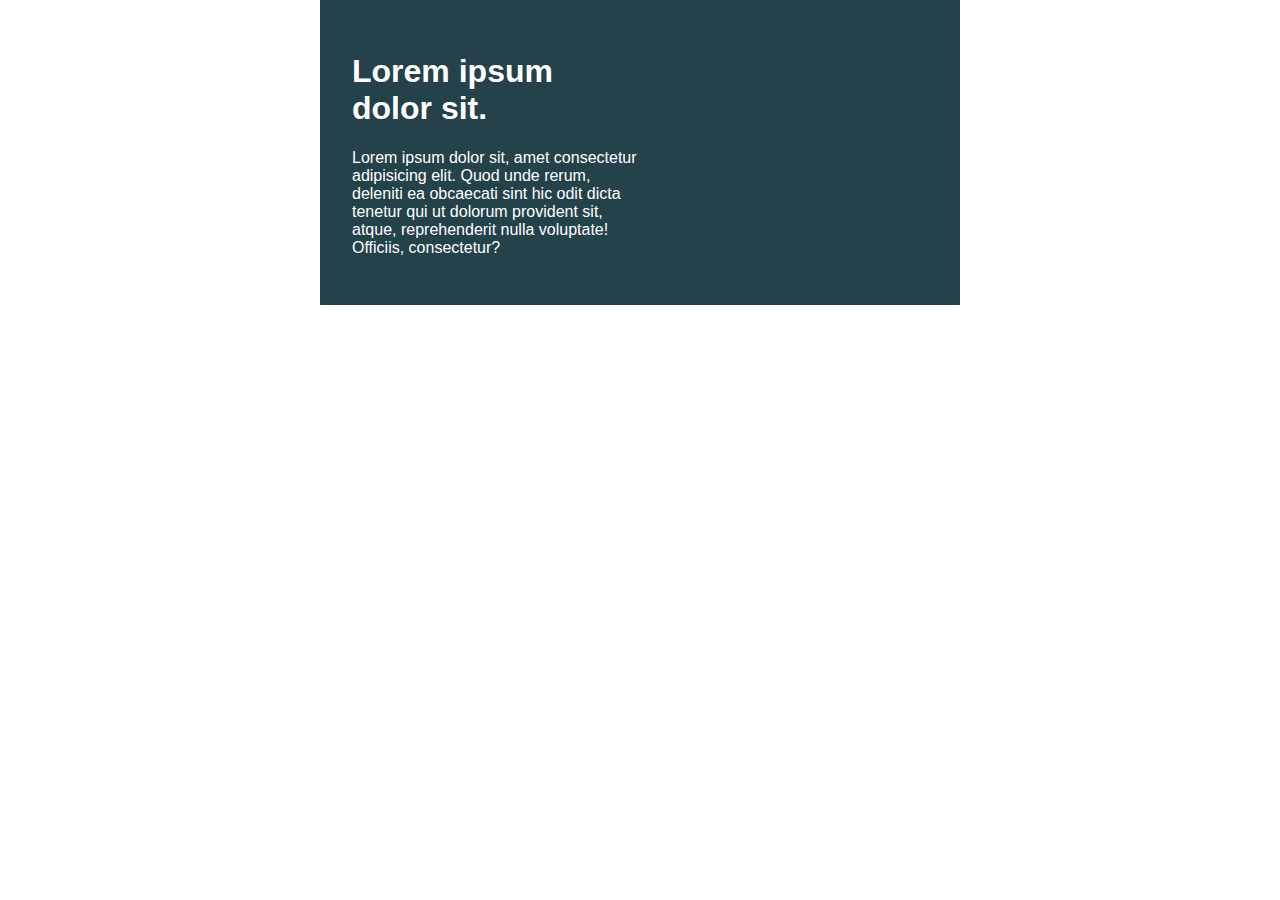
<file: challenge01/index.html>
<!DOCTYPE html>
<html lang="en">
  <head>
    <meta charset="UTF-8" />
    <meta name="viewport" content="width=device-width, initial-scale=1.0" />
    <title>Day 01</title>

    <link rel="stylesheet" href="style.css" />
  </head>

  <body>
    <div class="container">
      <div class="intro-content">
        <h1>Lorem ipsum dolor sit.</h1>
        <p>
          Lorem ipsum dolor sit, amet consectetur adipisicing elit. Quod unde
          rerum, deleniti ea obcaecati sint hic odit dicta tenetur qui ut
          dolorum provident sit, atque, reprehenderit nulla voluptate! Officiis,
          consectetur?
        </p>
        <!-- <p>
          Iste ipsa enim delectus porro, ullam repellendus maiores quis rem
          debitis cum, necessitatibus architecto dolor? Velit, ad quaerat
          blanditiis veritatis expedita totam vel voluptatem officiis officia ab
          modi voluptatibus obcaecati.
        </p>
        <p>
          Accusantium minima iusto nobis fuga hic explicabo unde illum,
          perferendis et animi aperiam quaerat, eaque deleniti alias blanditiis
          exercitationem commodi repudiandae ullam consequatur incidunt
          reiciendis repellat officia laboriosam. Esse, modi.
        </p>
        <p>
          Expedita cupiditate iure odit, delectus placeat optio magnam assumenda
          mollitia aspernatur at saepe nisi commodi natus excepturi voluptate.
          Recusandae nisi dolorem, necessitatibus optio aliquam repellat.
          Adipisci, incidunt. Consequuntur, natus nulla.
        </p> -->
      </div>
    </div>
  </body>
</html>
</file>
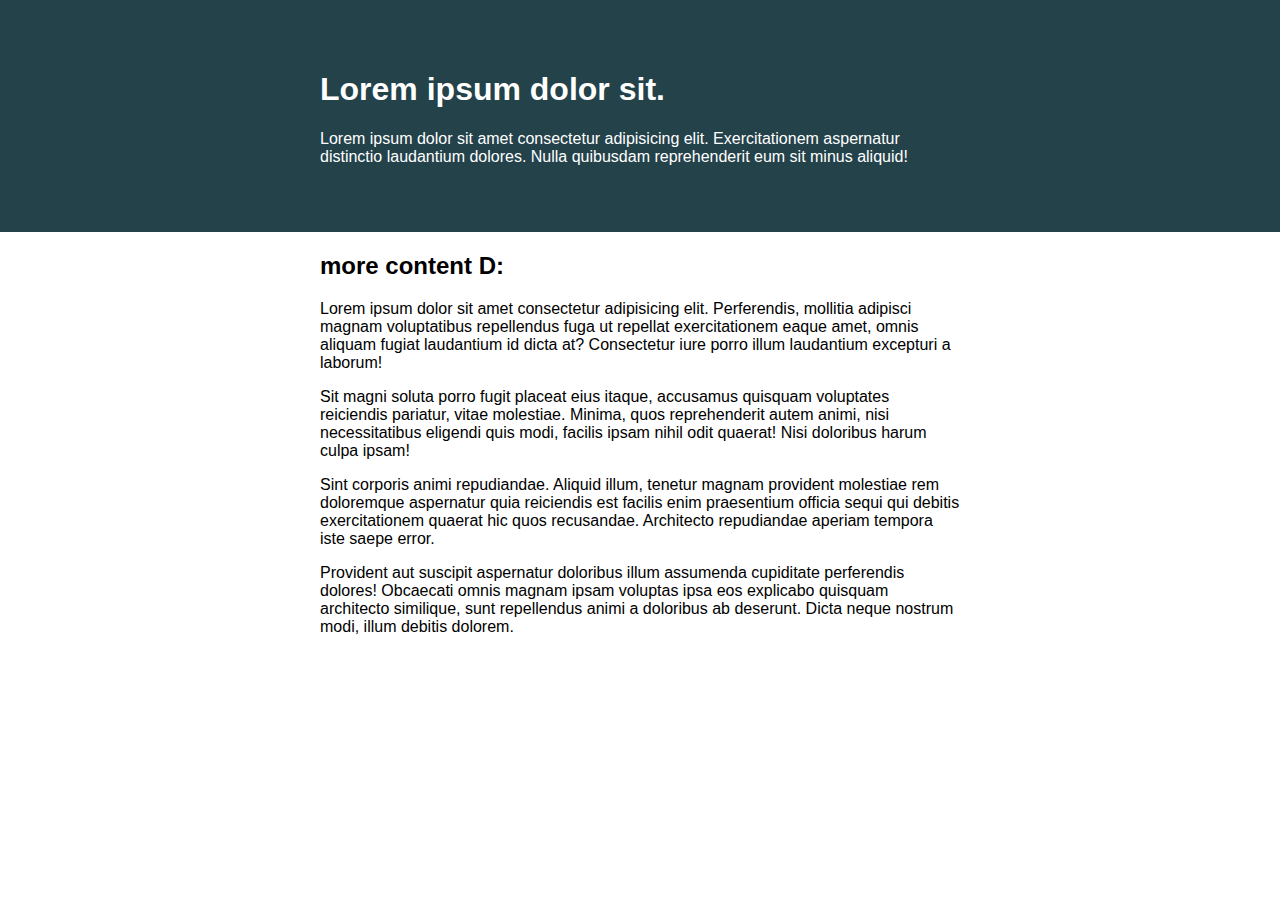
<file: challenge02/index.html>
<!DOCTYPE html>
<html lang="en">
  <head>
    <meta charset="UTF-8" />
    <meta name="viewport" content="width=device-width, initial-scale=1.0" />
    <title>Day 03</title>

    <link rel="stylesheet" href="style.css" />
  </head>
  <body>
    <div class="container">
      <div class="intro-content">
        <h1>Lorem ipsum dolor sit.</h1>
        <p>
          Lorem ipsum dolor sit amet consectetur adipisicing elit.
          Exercitationem aspernatur distinctio laudantium dolores. Nulla
          quibusdam reprehenderit eum sit minus aliquid!
        </p>
      </div>
    </div>
    <div class="intro-content">
      <h2>more content D:</h2>
      <p>
        Lorem ipsum dolor sit amet consectetur adipisicing elit. Perferendis,
        mollitia adipisci magnam voluptatibus repellendus fuga ut repellat
        exercitationem eaque amet, omnis aliquam fugiat laudantium id dicta at?
        Consectetur iure porro illum laudantium excepturi a laborum!
      </p>
      <p>
        Sit magni soluta porro fugit placeat eius itaque, accusamus quisquam
        voluptates reiciendis pariatur, vitae molestiae. Minima, quos
        reprehenderit autem animi, nisi necessitatibus eligendi quis modi,
        facilis ipsam nihil odit quaerat! Nisi doloribus harum culpa ipsam!
      </p>
      <p>
        Sint corporis animi repudiandae. Aliquid illum, tenetur magnam provident
        molestiae rem doloremque aspernatur quia reiciendis est facilis enim
        praesentium officia sequi qui debitis exercitationem quaerat hic quos
        recusandae. Architecto repudiandae aperiam tempora iste saepe error.
      </p>
      <p>
        Provident aut suscipit aspernatur doloribus illum assumenda cupiditate
        perferendis dolores! Obcaecati omnis magnam ipsam voluptas ipsa eos
        explicabo quisquam architecto similique, sunt repellendus animi a
        doloribus ab deserunt. Dicta neque nostrum modi, illum debitis dolorem.
      </p>
    </div>
  </body>
</html>
</file>
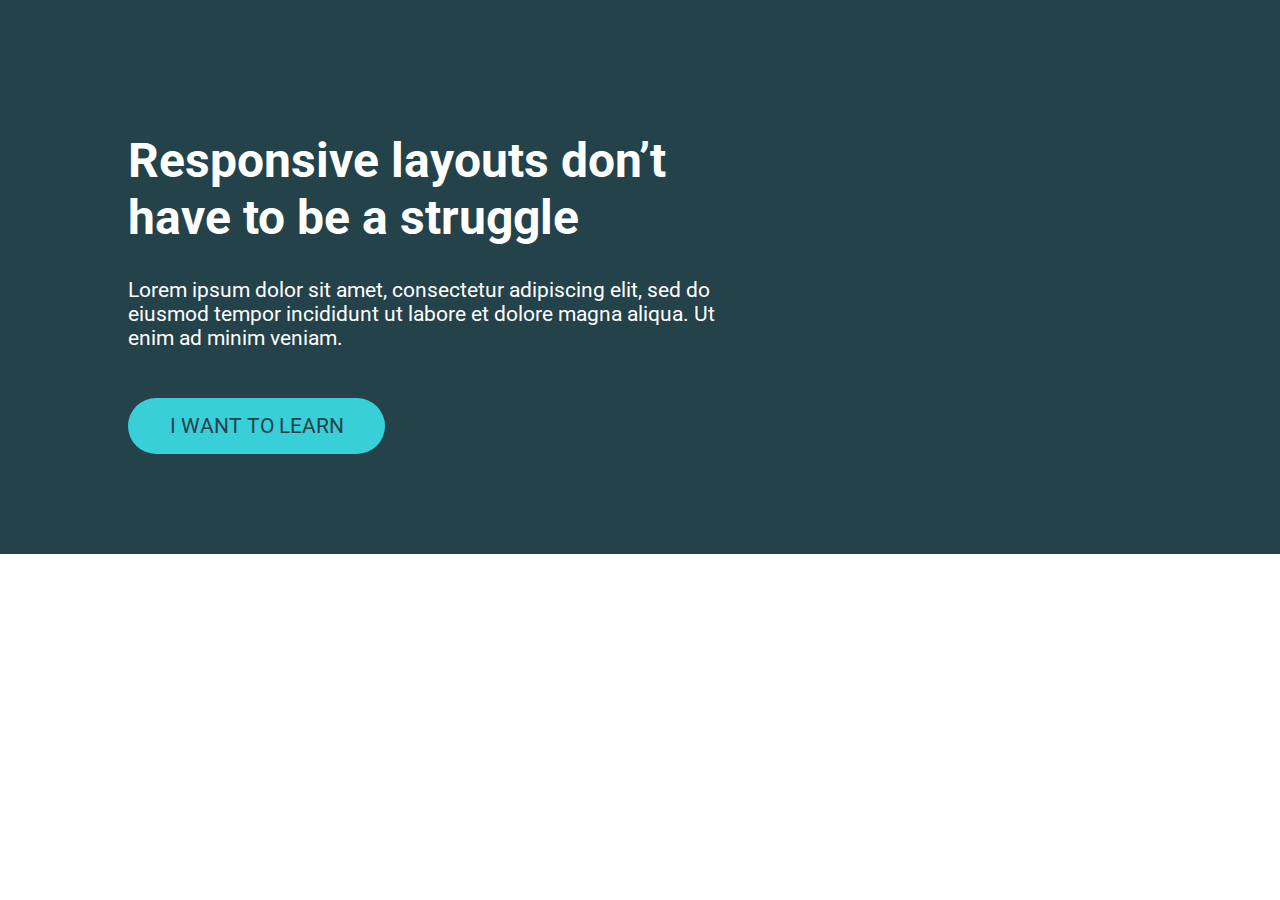
<file: challenge03/index.html>
<!DOCTYPE html>
<html lang="en">
  <head>
    <meta charset="UTF-8" />
    <meta name="viewport" content="width=device-width, initial-scale=1.0" />
    <title>Challenge03</title>
    <link rel="stylesheet" href="style.css" />
  </head>
  <body>
    <!-- 
       *********MY FIRST SOLUTION**********
      <main>
      <div class="container">
        <div class="content">
          <h1>Responsive layouts don’t have to be a struggle</h1>
          <p class="desc">
            Lorem ipsum dolor sit amet, consectetur adipiscing elit, sed do
            eiusmod tempor incididunt ut labore et dolore magna aliqua. Ut enim
            ad minim veniam.
          </p>

          <button class="button">I want to learn</button>
        </div>
      </div>
    </main> -->

    <!-- SECOND SOLUTION BY THE HELP OF KEVIN POWELL'S SOLUTION -->
    <div class="hero">
      <div class="container">
        <div class="hero__text">
          <h1>Responsive layouts don’t have to be a struggle</h1>
          <p>
            Lorem ipsum dolor sit amet, consectetur adipiscing elit, sed do
            eiusmod tempor incididunt ut labore et dolore magna aliqua. Ut enim
            ad minim veniam.
          </p>
          <a href="#" class="btn">I want to learn</a>
        </div>
      </div>
    </div>
  </body>
</html>
</file>
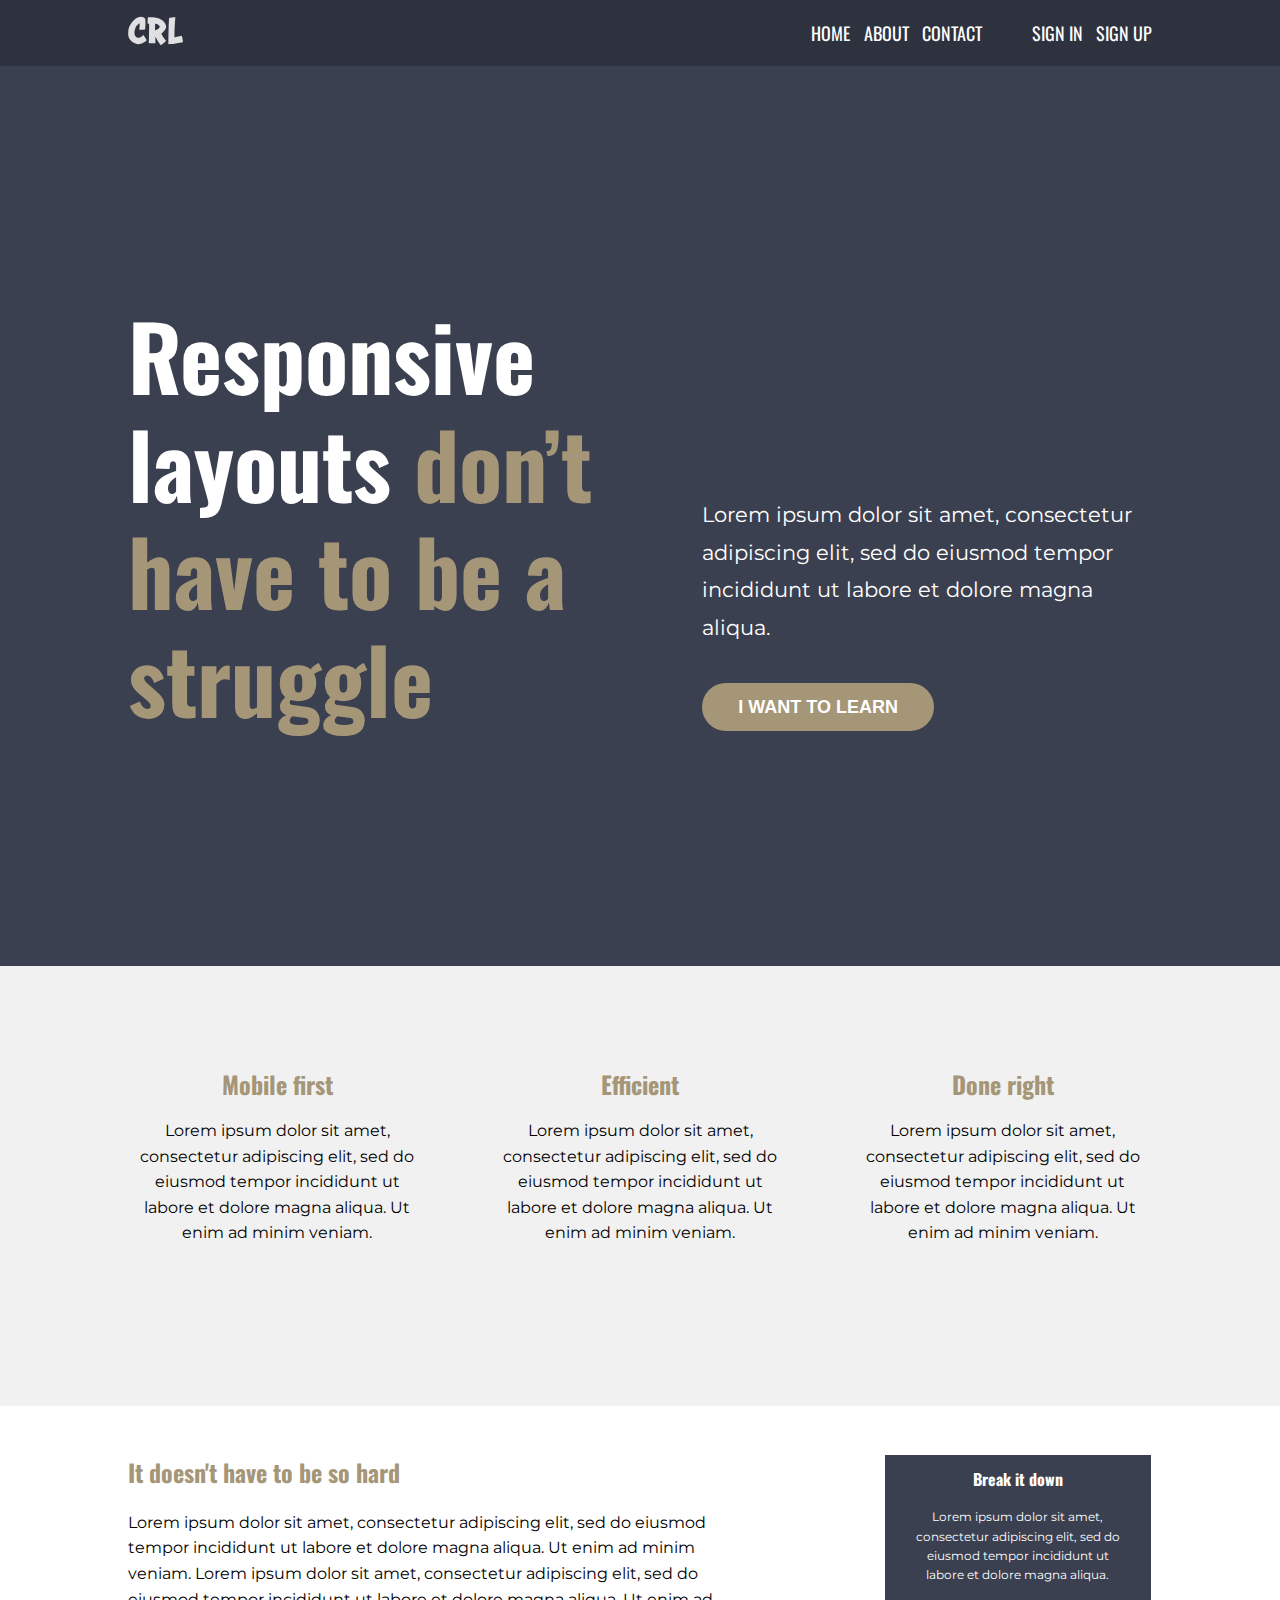
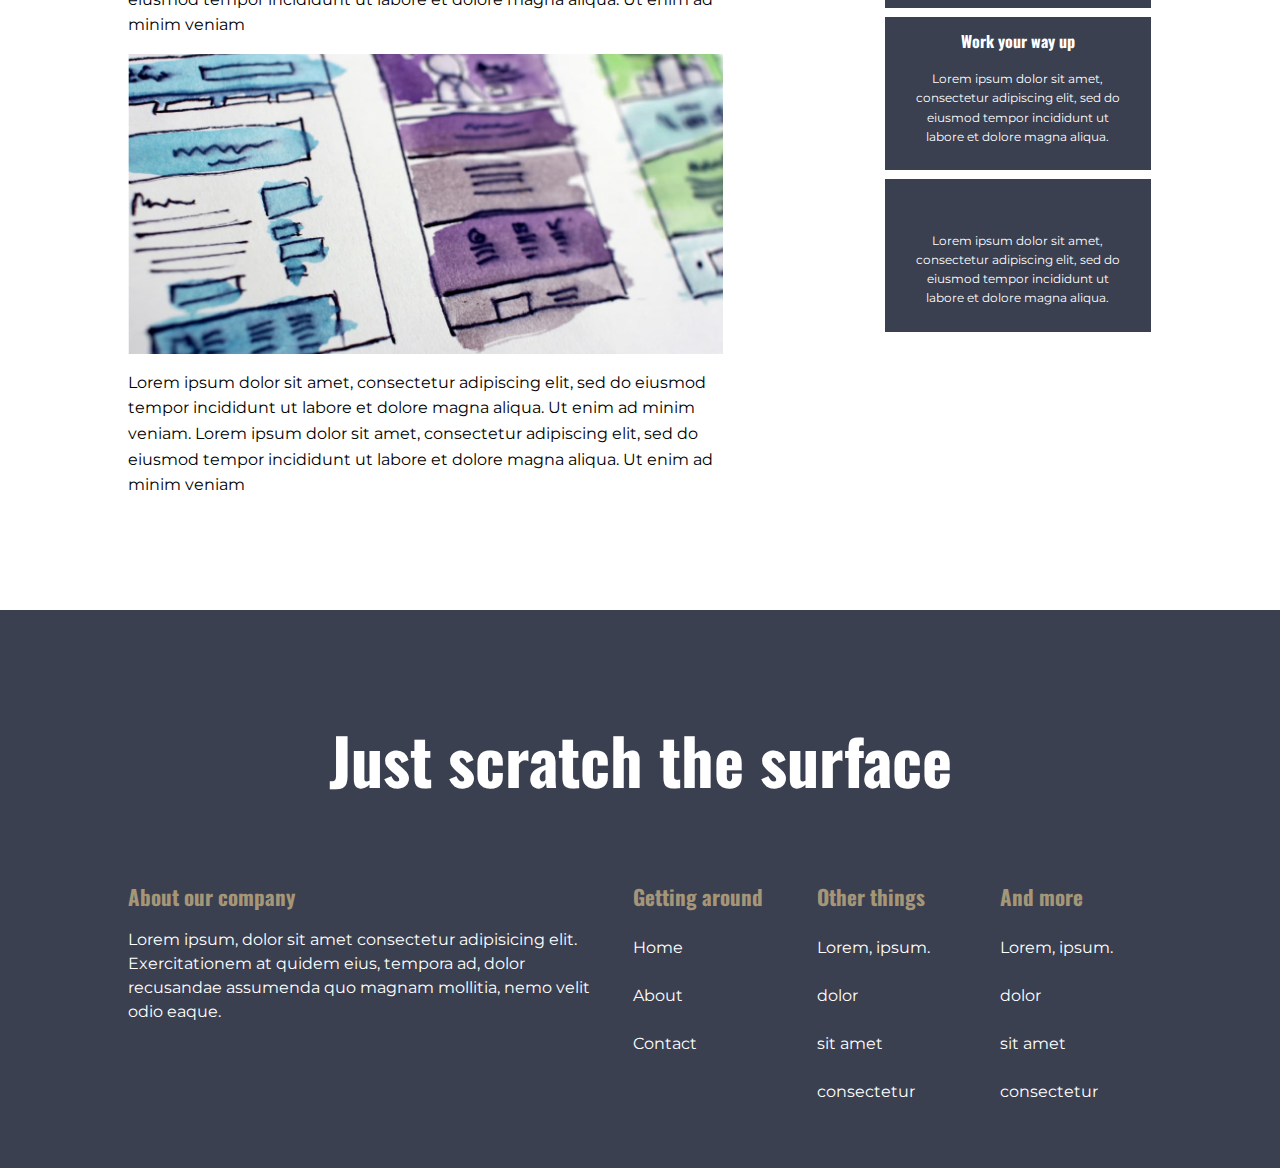
<file: final_challenge/index.html>
<!DOCTYPE html>
<html lang="en">
<head>
    <meta charset="UTF-8">
    <meta name="viewport" content="width=device-width, initial-scale=1.0">
    <title>final challenge</title>
    <link rel="stylesheet" href="https://cdnjs.cloudflare.com/ajax/libs/font-awesome/6.5.1/css/all.min.css" integrity="sha512-DTOQO9RWCH3ppGqcWaEA1BIZOC6xxalwEsw9c2QQeAIftl+Vegovlnee1c9QX4TctnWMn13TZye+giMm8e2LwA==" crossorigin="anonymous" referrerpolicy="no-referrer" />
    <link rel="stylesheet" href="style.css">
</head>
<body>
    <header>
        <div class="container row">
            <button class="navbar-toggle">
                <i class="fa-solid fa-bars fa-2x"></i>
            </button>
            <a href="" class="logo">
                <img src="logo.svg" alt="">
            </a>
            <nav class="navbar ">
                <ul class="navbar__list navbar__list--primary">
                    <li class="navbar__item"><a href="#" class="navbar__link">Home</a></li>
                    <li class="navbar__item"><a href="#" class="navbar__link">About</a></li>
                    <li class="navbar__item"><a href="#" class="navbar__link">Contact</a></li>
                </ul>
                <ul class="navbar__list navbar__list--secondary">
                    <li class="navbar__item"><a href="#" class="navbar__link">Sign In</a></li>
                    <li class="navbar__item"><a href="#" class="navbar__link">Sign Up</a></li>
                </ul>
            </nav>
        </div>
    </header>

    <section class="hero">
        <div class="hero__text-content container">
                <h1>Responsive layouts <span>don’t have to be a struggle</span></h1>
            <div>
                <p>Lorem ipsum dolor sit amet, consectetur
                    adipiscing elit, sed do eiusmod tempor
                    incididunt ut labore et dolore magna aliqua.</p>
                    <button class="hero__btn">I want to learn</button>
            </div>
        </div>
    </section>

    <main>
        <section class="section1">
            <div class="container ">
                <div class="section1__text-content row">
                    <div>
                        <h2>Mobile first</h2>
                        <p>Lorem ipsum dolor sit amet,
                            consectetur adipiscing elit, sed do
                            eiusmod tempor incididunt ut
                            labore et dolore magna aliqua. Ut
                            enim ad minim veniam.</p>
                    </div>
                    <div>
                        <h2>Efficient</h2>
                        <p>Lorem ipsum dolor sit amet,
                            consectetur adipiscing elit, sed do
                            eiusmod tempor incididunt ut
                            labore et dolore magna aliqua. Ut
                            enim ad minim veniam.</p>
                    </div>
                    <div>
                        <h2>Done right</h2>
                        <p>Lorem ipsum dolor sit amet,
                            consectetur adipiscing elit, sed do
                            eiusmod tempor incididunt ut
                            labore et dolore magna aliqua. Ut
                            enim ad minim veniam.</p>
                    </div>
                </div>
            </div>
        </section>

        <section class="section2 container row">
            <div class="section-content">
                <h2 class="section2__title">It doesn't have to be so hard</h2>
                <p>Lorem ipsum dolor sit amet, consectetur adipiscing elit, sed do
                    eiusmod tempor incididunt ut labore et dolore magna aliqua. Ut
                    enim ad minim veniam. Lorem ipsum dolor sit amet, consectetur
                    adipiscing elit, sed do eiusmod tempor incididunt ut labore et
                    dolore magna aliqua. Ut enim ad minim veniam</p>

                <div class="section2_image">
                    <img src="the-image.jpg" alt="">
                </div>

                <p>Lorem ipsum dolor sit amet, consectetur adipiscing elit, sed do
                    eiusmod tempor incididunt ut labore et dolore magna aliqua. Ut
                    enim ad minim veniam. Lorem ipsum dolor sit amet, consectetur
                    adipiscing elit, sed do eiusmod tempor incididunt ut labore et
                    dolore magna aliqua. Ut enim ad minim veniam</p>
            </div>
            <aside class="sidebar">
                <div>
                    <h3 >Break it down</h3>
                    <p>Lorem ipsum dolor sit amet,
                        consectetur adipiscing elit, sed do
                        eiusmod tempor incididunt ut
                        labore et dolore magna aliqua.</p>
                </div>
                <div>
                    <h3>Work your way up</h3>
                    <p>Lorem ipsum dolor sit amet,
                        consectetur adipiscing elit, sed do
                        eiusmod tempor incididunt ut
                        labore et dolore magna aliqua.</p>
                </div>
                <div>
                    <h3 class="--hidden">Break it down</h3>
                    <p>Lorem ipsum dolor sit amet,
                        consectetur adipiscing elit, sed do
                        eiusmod tempor incididunt ut
                        labore et dolore magna aliqua.</p>
                </div>
            </aside>
        </section>
    </main>

    <footer class="footer">
        <div class="container">
            <h2 class="footer__title">Just scratch the surface</h2>
            <div class="footer__content row">
                <div>
                    <h3>About our company</h3>
                    <p>Lorem ipsum, dolor sit amet consectetur adipisicing elit. Exercitationem at quidem eius, tempora ad, dolor recusandae assumenda quo magnam mollitia, nemo velit odio eaque.</p>
                </div>
                <div>
                    <h3>Getting around</h3>
                    <ul class="footer__list">
                        <li class="footer__item"><a href="" class="footer__link">Home</a></li>
                        <li class="footer__item"><a href="" class="footer__link">About</a></li>
                        <li class="footer__item"><a href="" class="footer__link">Contact</a></li>
                    </ul>
                </div>
                <div>
                    <h3>Other things</h3>
                    <ul class="footer__list">
                        <li class="footer__item"><a href="" class="footer__link">Lorem, ipsum.</a></li>
                        <li class="footer__item"><a href="" class="footer__link">dolor</a></li>
                        <li class="footer__item"><a href="" class="footer__link">sit amet</a></li>
                        <li class="footer__item"><a href="" class="footer__link">consectetur</a></li>
                    </ul>
                </div>
                <div>
                    <h3>And more</h3>
                    <ul class="footer__list">
                        <li class="footer__item"><a href="" class="footer__link">Lorem, ipsum.</a></li>
                        <li class="footer__item"><a href="" class="footer__link">dolor</a></li>
                        <li class="footer__item"><a href="" class="footer__link">sit amet</a></li>
                        <li class="footer__item"><a href="" class="footer__link">consectetur</a></li>
                    </ul>
                </div>
            </div>
        </div>
    </footer>

    <script src="main.js"></script>
</body>
</html>
</file>
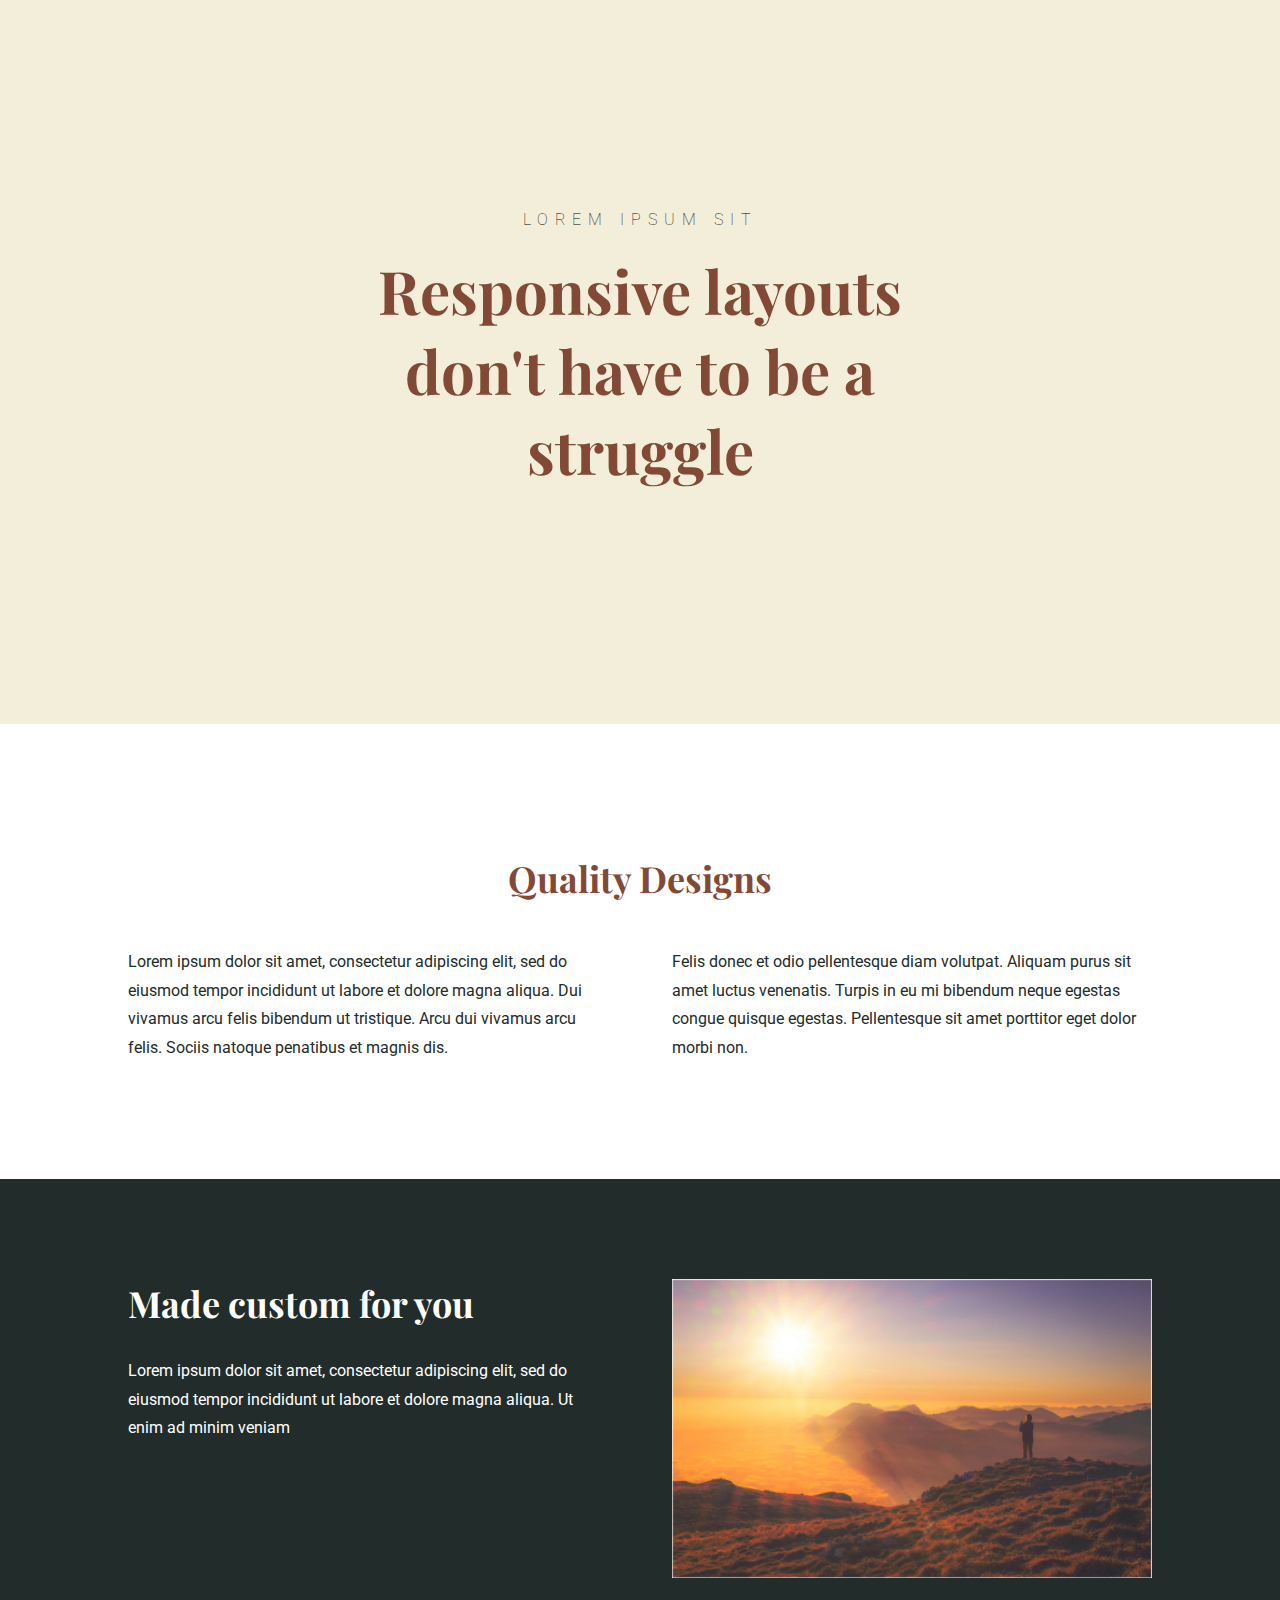
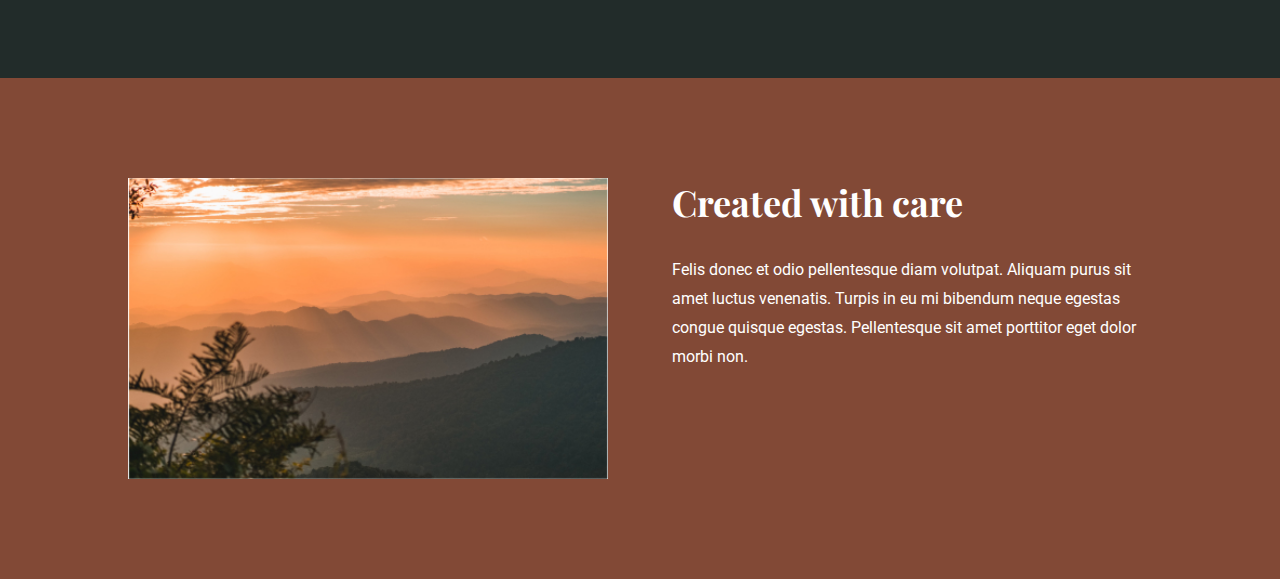
<file: flexbox-challenge-4/index.html>
<!DOCTYPE html>
<html lang="en">
  <head>
    <meta charset="UTF-8" />
    <meta name="viewport" content="width=device-width, initial-scale=1.0" />
    <title>Flexbox challenge #04</title>
    <link rel="preconnect" href="https://fonts.googleapis.com" />
    <link rel="preconnect" href="https://fonts.gstatic.com" crossorigin />
    <link
      href="https://fonts.googleapis.com/css2?family=Playfair+Display:wght@900&family=Roboto:wght@300;400&display=swap"
      rel="stylesheet"
    />
    <link rel="stylesheet" href="style.css" />
  </head>
  <body>
    <header class="hero-section row">
      <p>lorem ipsum sit</p>
      <h1>Responsive layouts don't have to be a struggle</h1>
    </header>

    <main class="main">
      <section class="first-section container">
        <h2>Quality Designs</h2>
        <div class="first-section__text-content row gap">
          <p>
            Lorem ipsum dolor sit amet, consectetur adipiscing elit, sed do
            eiusmod tempor incididunt ut labore et dolore magna aliqua. Dui
            vivamus arcu felis bibendum ut tristique. Arcu dui vivamus arcu
            felis. Sociis natoque penatibus et magnis dis.
          </p>
          <p>
            Felis donec et odio pellentesque diam volutpat. Aliquam purus sit
            amet luctus venenatis. Turpis in eu mi bibendum neque egestas congue
            quisque egestas. Pellentesque sit amet porttitor eget dolor morbi
            non.
          </p>
        </div>
      </section>

      <section class="second-section">
        <div class="second-section__text-content container row gap">
          <div class="second-section__text-content--inside">
            <h2>Made custom for you</h2>
            <p>
              Lorem ipsum dolor sit amet, consectetur adipiscing elit, sed do
              eiusmod tempor incididunt ut labore et dolore magna aliqua. Ut
              enim ad minim veniam
            </p>
          </div>
          <div class="second-section__image">
            <img src="/flexbox-challenge-4/image-01.jpg" alt="" />
          </div>
        </div>
      </section>
      <section class="third-section">
        <div class="third-section__text-content container row gap">
          <div class="third-section__image">
            <img src="/flexbox-challenge-4/image-02.jpg" alt="" />
          </div>
          <div class="third-section__text-content--inside">
            <h2>Created with care</h2>
            <p>
              Felis donec et odio pellentesque diam volutpat. Aliquam purus sit
              amet luctus venenatis. Turpis in eu mi bibendum neque egestas
              congue quisque egestas. Pellentesque sit amet porttitor eget dolor
              morbi non.
            </p>
          </div>
        </div>
      </section>
    </main>
  </body>
</html>
</file>
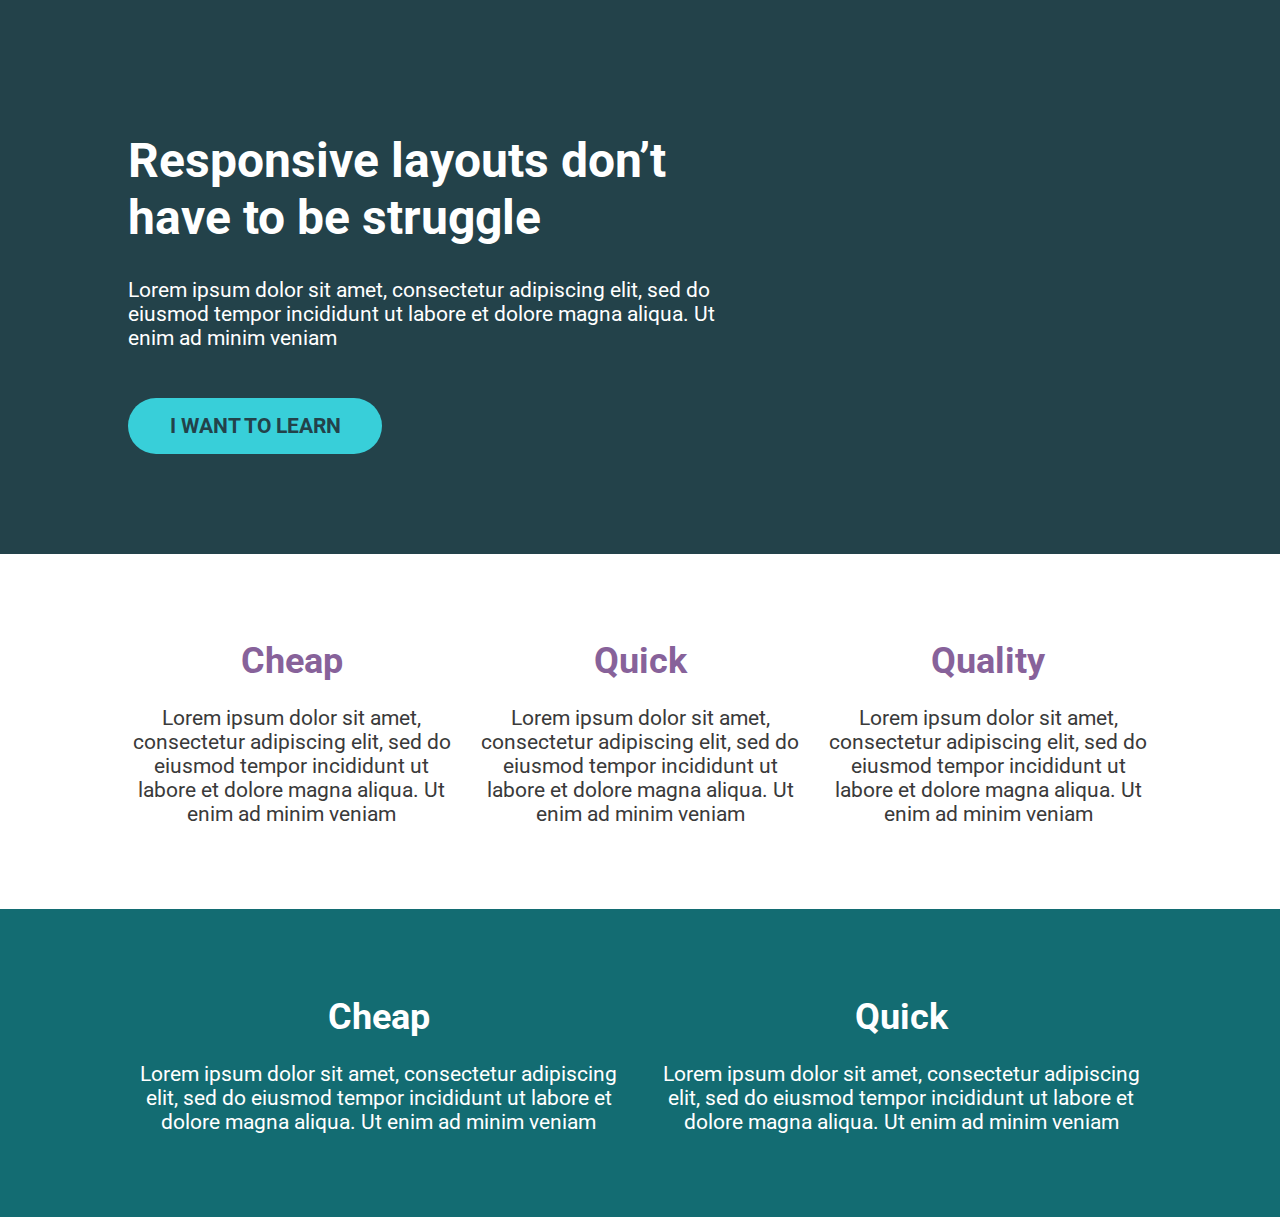
<file: flexbox_challenge_1/index.html>
<!DOCTYPE html>
<html lang="en">
  <head>
    <meta charset="UTF-8" />
    <meta name="viewport" content="width=device-width, initial-scale=1.0" />
    <title>flexbox challenge #1</title>
    <link rel="preconnect" href="https://fonts.googleapis.com" />
    <link rel="preconnect" href="https://fonts.gstatic.com" crossorigin />
    <link
      href="https://fonts.googleapis.com/css2?family=Roboto:wght@400;700;900&display=swap"
      rel="stylesheet"
    />
    <link rel="stylesheet" href="style.css" />
  </head>
  <body>
    <div class="hero">
      <div class="container">
        <div class="hero__text">
          <h1>Responsive layouts don’t have to be struggle</h1>
          <p>
            Lorem ipsum dolor sit amet, consectetur adipiscing elit, sed do
            eiusmod tempor incididunt ut labore et dolore magna aliqua. Ut enim
            ad minim veniam
          </p>
          <a href="#" class="btn">I want to learn</a>
        </div>
      </div>
    </div>

    <div class="container">
      <div class="flex">
        <div class="flex-items">
          <h1>Cheap</h1>
          <p>
            Lorem ipsum dolor sit amet, consectetur adipiscing elit, sed do
            eiusmod tempor incididunt ut labore et dolore magna aliqua. Ut enim
            ad minim veniam
          </p>
        </div>
        <div class="flex-items">
          <h1>Quick</h1>
          <p>
            Lorem ipsum dolor sit amet, consectetur adipiscing elit, sed do
            eiusmod tempor incididunt ut labore et dolore magna aliqua. Ut enim
            ad minim veniam
          </p>
        </div>
        <div class="flex-items">
          <h1>Quality</h1>
          <p>
            Lorem ipsum dolor sit amet, consectetur adipiscing elit, sed do
            eiusmod tempor incididunt ut labore et dolore magna aliqua. Ut enim
            ad minim veniam
          </p>
        </div>
      </div>
    </div>

    <div class="flexbg">
      <div class="container flexbg-row">
        <div class="flexbg-items">
          <h1>Cheap</h1>
          <p>
            Lorem ipsum dolor sit amet, consectetur adipiscing elit, sed do
            eiusmod tempor incididunt ut labore et dolore magna aliqua. Ut enim
            ad minim veniam
          </p>
        </div>
        <div class="flexbg-items">
          <h1>Quick</h1>
          <p>
            Lorem ipsum dolor sit amet, consectetur adipiscing elit, sed do
            eiusmod tempor incididunt ut labore et dolore magna aliqua. Ut enim
            ad minim veniam
          </p>
        </div>
      </div>
    </div>
  </body>
</html>
</file>
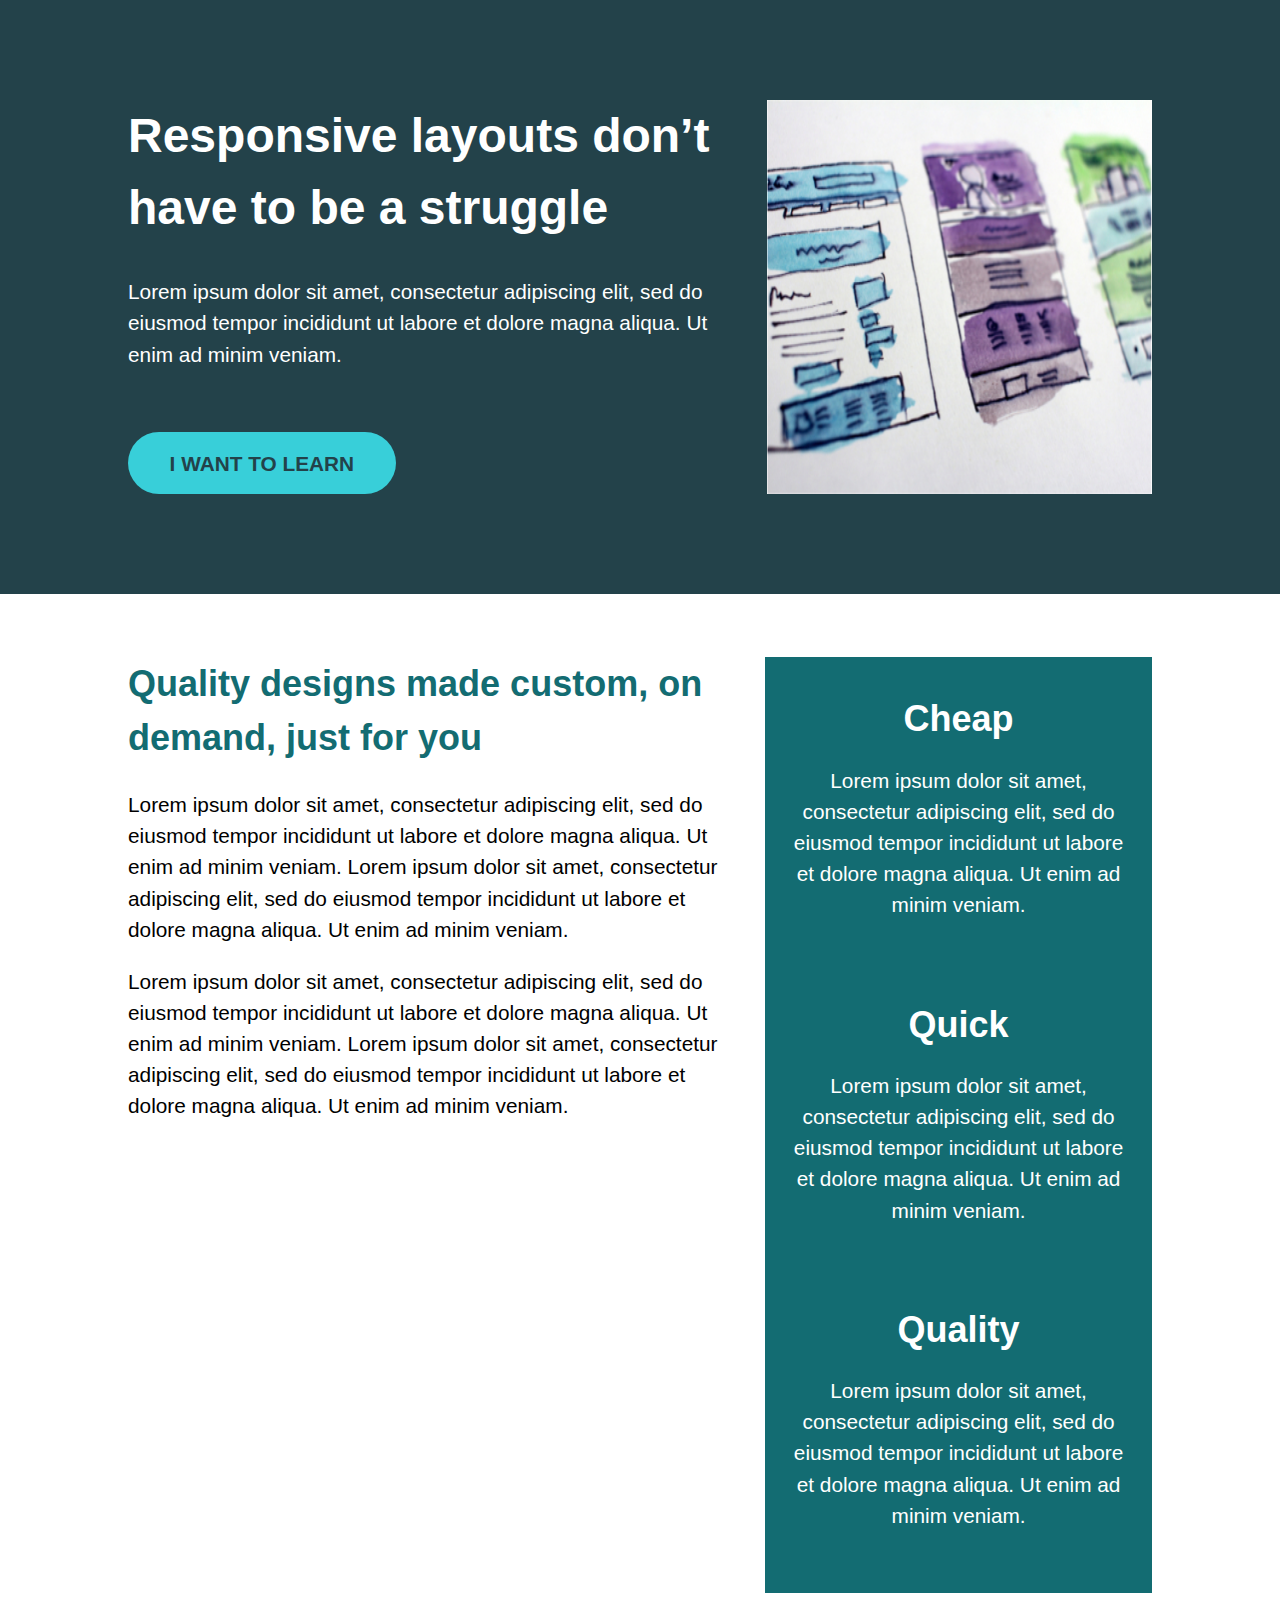
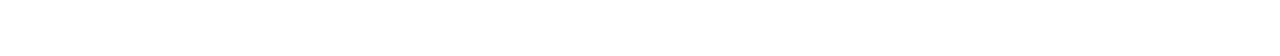
<file: flexbox_challenge_2/index.html>
<!DOCTYPE html>
<html lang="en">
  <head>
    <meta charset="UTF-8" />
    <meta name="viewport" content="width=device-width, initial-scale=1.0" />
    <title>flexbox challenge #3</title>
    <link rel="stylesheet" href="style.css" />
  </head>
  <body>
    <div class="hero">
      <div class="container row">
        <div class="hero__text --text-width --lh">
          <h1>Responsive layouts don’t have to be a struggle</h1>
          <p>
            Lorem ipsum dolor sit amet, consectetur adipiscing elit, sed do
            eiusmod tempor incididunt ut labore et dolore magna aliqua. Ut enim
            ad minim veniam.
          </p>
          <a href="#" class="btn">I want to learn</a>
        </div>
        <div class="hero__img row">
          <img src="/flexbox_challenge_2/img/hero-img.jpg" alt="" />
        </div>
      </div>
    </div>

    <section class="bottom-section">
      <div class="container row">
        <div class="bottom-section__text --text-width --lh">
          <h1>Quality designs made custom, on demand, just for you</h1>
          <p>
            Lorem ipsum dolor sit amet, consectetur adipiscing elit, sed do
            eiusmod tempor incididunt ut labore et dolore magna aliqua. Ut enim
            ad minim veniam. Lorem ipsum dolor sit amet, consectetur adipiscing
            elit, sed do eiusmod tempor incididunt ut labore et dolore magna
            aliqua. Ut enim ad minim veniam.
          </p>
          <p>
            Lorem ipsum dolor sit amet, consectetur adipiscing elit, sed do
            eiusmod tempor incididunt ut labore et dolore magna aliqua. Ut enim
            ad minim veniam. Lorem ipsum dolor sit amet, consectetur adipiscing
            elit, sed do eiusmod tempor incididunt ut labore et dolore magna
            aliqua. Ut enim ad minim veniam.
          </p>
        </div>

        <div class="left-side-flex">
          <div class="flex-item">
            <h1>Cheap</h1>
            <p class="--lh">
              Lorem ipsum dolor sit amet, consectetur adipiscing elit, sed do
              eiusmod tempor incididunt ut labore et dolore magna aliqua. Ut
              enim ad minim veniam.
            </p>
          </div>
          <div class="flex-item">
            <h1>Quick</h1>
            <p class="--lh">
              Lorem ipsum dolor sit amet, consectetur adipiscing elit, sed do
              eiusmod tempor incididunt ut labore et dolore magna aliqua. Ut
              enim ad minim veniam.
            </p>
          </div>
          <div class="flex-item">
            <h1>Quality</h1>
            <p class="--lh">
              Lorem ipsum dolor sit amet, consectetur adipiscing elit, sed do
              eiusmod tempor incididunt ut labore et dolore magna aliqua. Ut
              enim ad minim veniam.
            </p>
          </div>
        </div>
      </div>
    </section>
  </body>
</html>
</file>
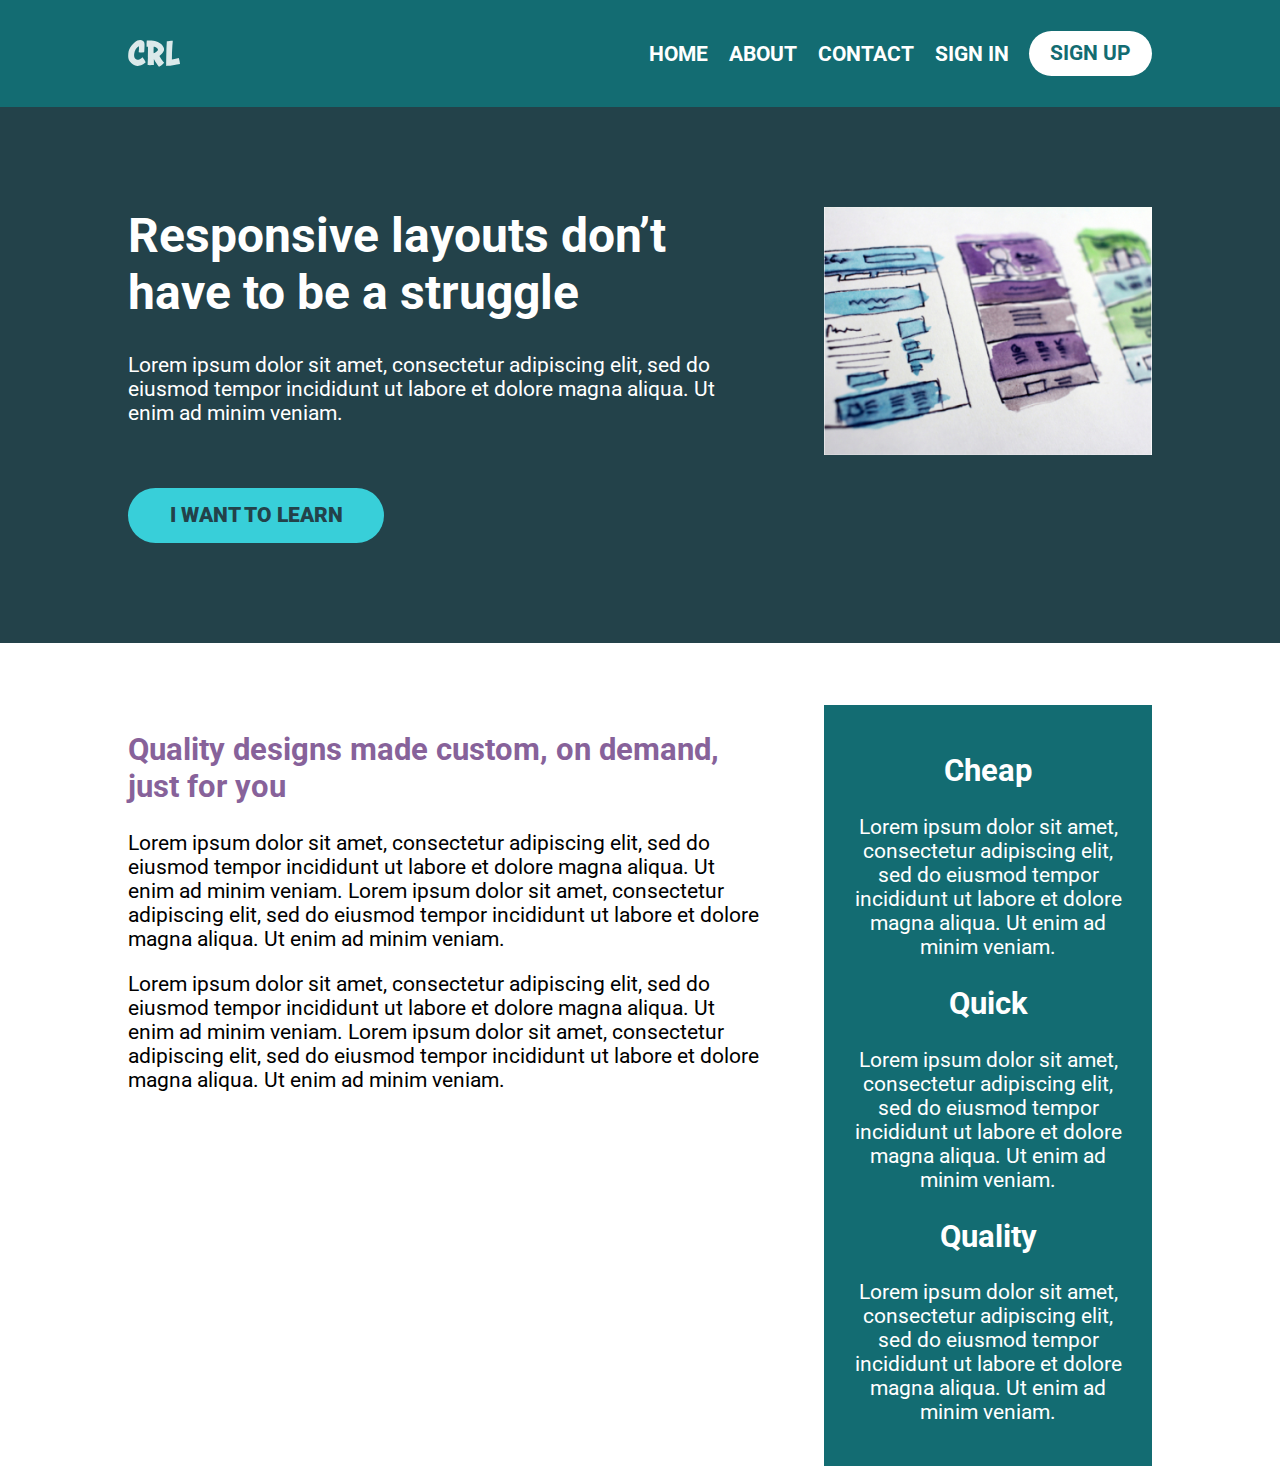
<file: nav_challenge/index.html>
<!DOCTYPE html>
<html lang="en">
<head>
    <meta charset="UTF-8">
    <meta name="viewport" content="width=device-width, initial-scale=1.0">
    <title>Conquering Responsive Layouts</title>
    <link href="https://fonts.googleapis.com/css2?family=Roboto:wght@400;900&display=swap" rel="stylesheet"> 
    <link rel="stylesheet" href="style.css">
</head>
<body>
    <header> 
        <div class="container row">
            <button class="nav-toggle" aria-label="open navigation">
                <span class="hamburger"></span>
            </button>
                <a class="logo" href="#">
                    <img src="img/logo.svg" alt="conquering responsive layouts">
                </a>
                <nav class="nav">
                    <ul class="nav__list nav__list--primary">
                        <li class="nav__item"><a href="#" class="nav__link">Home</a></li>
                        <li class="nav__item"><a href="#" class="nav__link">About</a></li>
                        <li class="nav__item"><a href="#" class="nav__link">Contact</a></li>
                    </ul>
                    <ul class="nav__list nav__list--secondary">
                        <li class="nav__item"><a href="#" class="nav__link">Sign In</a></li>
                        <li class="nav__item"><a href="#" class="nav__link nav__link--button">Sign up</a></li>
                    </ul>
                </nav>
        </div>
    </header>
    
    <section class="hero">
        <div class="container row">
            <div class="hero__text">
                <h1>Responsive layouts don’t have to be a struggle</h1>
                <p>Lorem ipsum dolor sit amet, consectetur adipiscing elit, sed do eiusmod tempor incididunt ut labore et dolore magna aliqua. Ut enim ad minim veniam.</p>
                <a href="#" class="btn">I want to learn</a>
            </div>
            <img src="img/hero-img.jpg" alt="UX design sketches" class="hero__img">
        </div>
    </section> 

    <main class="main container row">
            <section class="primary-content">
                <h2 class="section-title">Quality designs made custom, on demand, just for you</h2>
                <p>Lorem ipsum dolor sit amet, consectetur adipiscing elit, sed do eiusmod tempor incididunt ut labore et dolore magna aliqua. Ut enim ad minim veniam. Lorem ipsum dolor sit amet, consectetur adipiscing elit, sed do eiusmod tempor incididunt ut labore et dolore magna aliqua. Ut enim ad minim veniam.</p>
                <p>Lorem ipsum dolor sit amet, consectetur adipiscing elit, sed do eiusmod tempor incididunt ut labore et dolore magna aliqua. Ut enim ad minim veniam. Lorem ipsum dolor sit amet, consectetur adipiscing elit, sed do eiusmod tempor incididunt ut labore et dolore magna aliqua. Ut enim ad minim veniam.</p>
            </section>
            <aside class="sidebar">
                <h2 class="sidebar-title">Cheap</h2>
                <p>Lorem ipsum dolor sit amet, consectetur adipiscing elit, sed do eiusmod tempor incididunt ut labore et dolore magna aliqua. Ut enim ad minim veniam.</p>

                <h2 class="sidebar-title">Quick</h2>
                <p>Lorem ipsum dolor sit amet, consectetur adipiscing elit, sed do eiusmod tempor incididunt ut labore et dolore magna aliqua. Ut enim ad minim veniam.</p>

                <h2 class="sidebar-title">Quality</h2>
                <p>Lorem ipsum dolor sit amet, consectetur adipiscing elit, sed do eiusmod tempor incididunt ut labore et dolore magna aliqua. Ut enim ad minim veniam.</p>
            </aside>
    </main>

    <script src="main.js"></script>

</body>
</html>
</file>
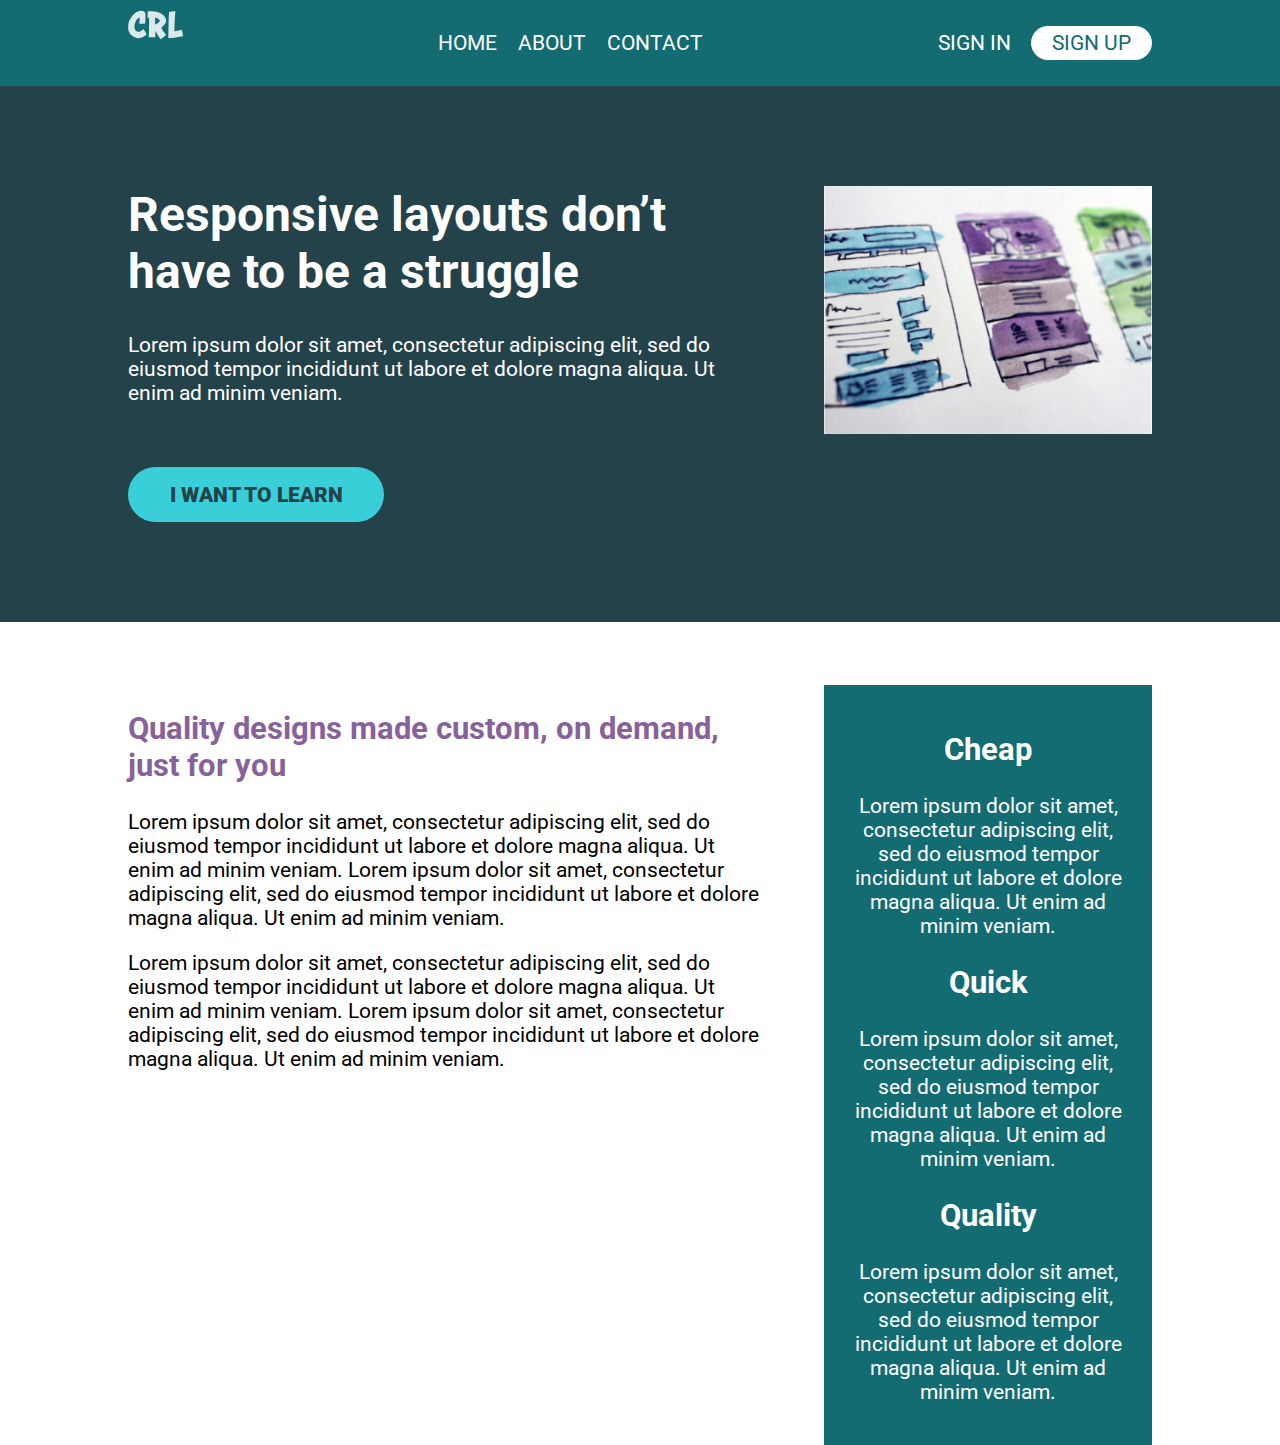
<file: flexbox_challenge_3/nav-challenge/index.html>
<!DOCTYPE html>
<html lang="en">
  <head>
    <meta charset="UTF-8" />
    <meta name="viewport" content="width=device-width, initial-scale=1.0" />
    <title>Conquering Responsive Layouts</title>
    <link
      href="https://fonts.googleapis.com/css2?family=Roboto:wght@400;900&display=swap"
      rel="stylesheet"
    />
    <link rel="stylesheet" href="style.css" />
  </head>
  <body>
    <header>
      <div class="container row">
        <a class="logo" href="#">
          <img
            src="/flexbox_challenge_3/nav-challenge/img/logo2.svg"
            alt="conquering responsive layouts"
          />
        </a>
        <nav class="nav">
          <ul class="nav__list nav__list--primary">
            <li class="nav__item"><a href="#" class="nav__link">Home</a></li>
            <li class="nav__item"><a href="#" class="nav__link">About</a></li>
            <li class="nav__item"><a href="#" class="nav__link">Contact</a></li>
          </ul>
          <ul class="nav__list nav__list--secondary">
            <li class="nav__item"><a href="#" class="nav__link">Sign In</a></li>
            <li class="nav__item">
              <a href="#" class="nav__link nav__link--button">Sign up</a>
            </li>
          </ul>
        </nav>
      </div>
    </header>

    <section class="hero">
      <div class="container row">
        <div class="hero__text">
          <h1>Responsive layouts don’t have to be a struggle</h1>
          <p>
            Lorem ipsum dolor sit amet, consectetur adipiscing elit, sed do
            eiusmod tempor incididunt ut labore et dolore magna aliqua. Ut enim
            ad minim veniam.
          </p>
          <a href="#" class="btn">I want to learn</a>
        </div>
        <img
          src="img/hero-img.jpg"
          alt="UX design sketches"
          class="hero__img"
        />
      </div>
    </section>

    <main class="main container row">
      <section class="primary-content">
        <h2 class="section-title">
          Quality designs made custom, on demand, just for you
        </h2>
        <p>
          Lorem ipsum dolor sit amet, consectetur adipiscing elit, sed do
          eiusmod tempor incididunt ut labore et dolore magna aliqua. Ut enim ad
          minim veniam. Lorem ipsum dolor sit amet, consectetur adipiscing elit,
          sed do eiusmod tempor incididunt ut labore et dolore magna aliqua. Ut
          enim ad minim veniam.
        </p>
        <p>
          Lorem ipsum dolor sit amet, consectetur adipiscing elit, sed do
          eiusmod tempor incididunt ut labore et dolore magna aliqua. Ut enim ad
          minim veniam. Lorem ipsum dolor sit amet, consectetur adipiscing elit,
          sed do eiusmod tempor incididunt ut labore et dolore magna aliqua. Ut
          enim ad minim veniam.
        </p>
      </section>
      <aside class="sidebar">
        <h2 class="sidebar-title">Cheap</h2>
        <p>
          Lorem ipsum dolor sit amet, consectetur adipiscing elit, sed do
          eiusmod tempor incididunt ut labore et dolore magna aliqua. Ut enim ad
          minim veniam.
        </p>

        <h2 class="sidebar-title">Quick</h2>
        <p>
          Lorem ipsum dolor sit amet, consectetur adipiscing elit, sed do
          eiusmod tempor incididunt ut labore et dolore magna aliqua. Ut enim ad
          minim veniam.
        </p>

        <h2 class="sidebar-title">Quality</h2>
        <p>
          Lorem ipsum dolor sit amet, consectetur adipiscing elit, sed do
          eiusmod tempor incididunt ut labore et dolore magna aliqua. Ut enim ad
          minim veniam.
        </p>
      </aside>
    </main>
  </body>
</html>
</file>
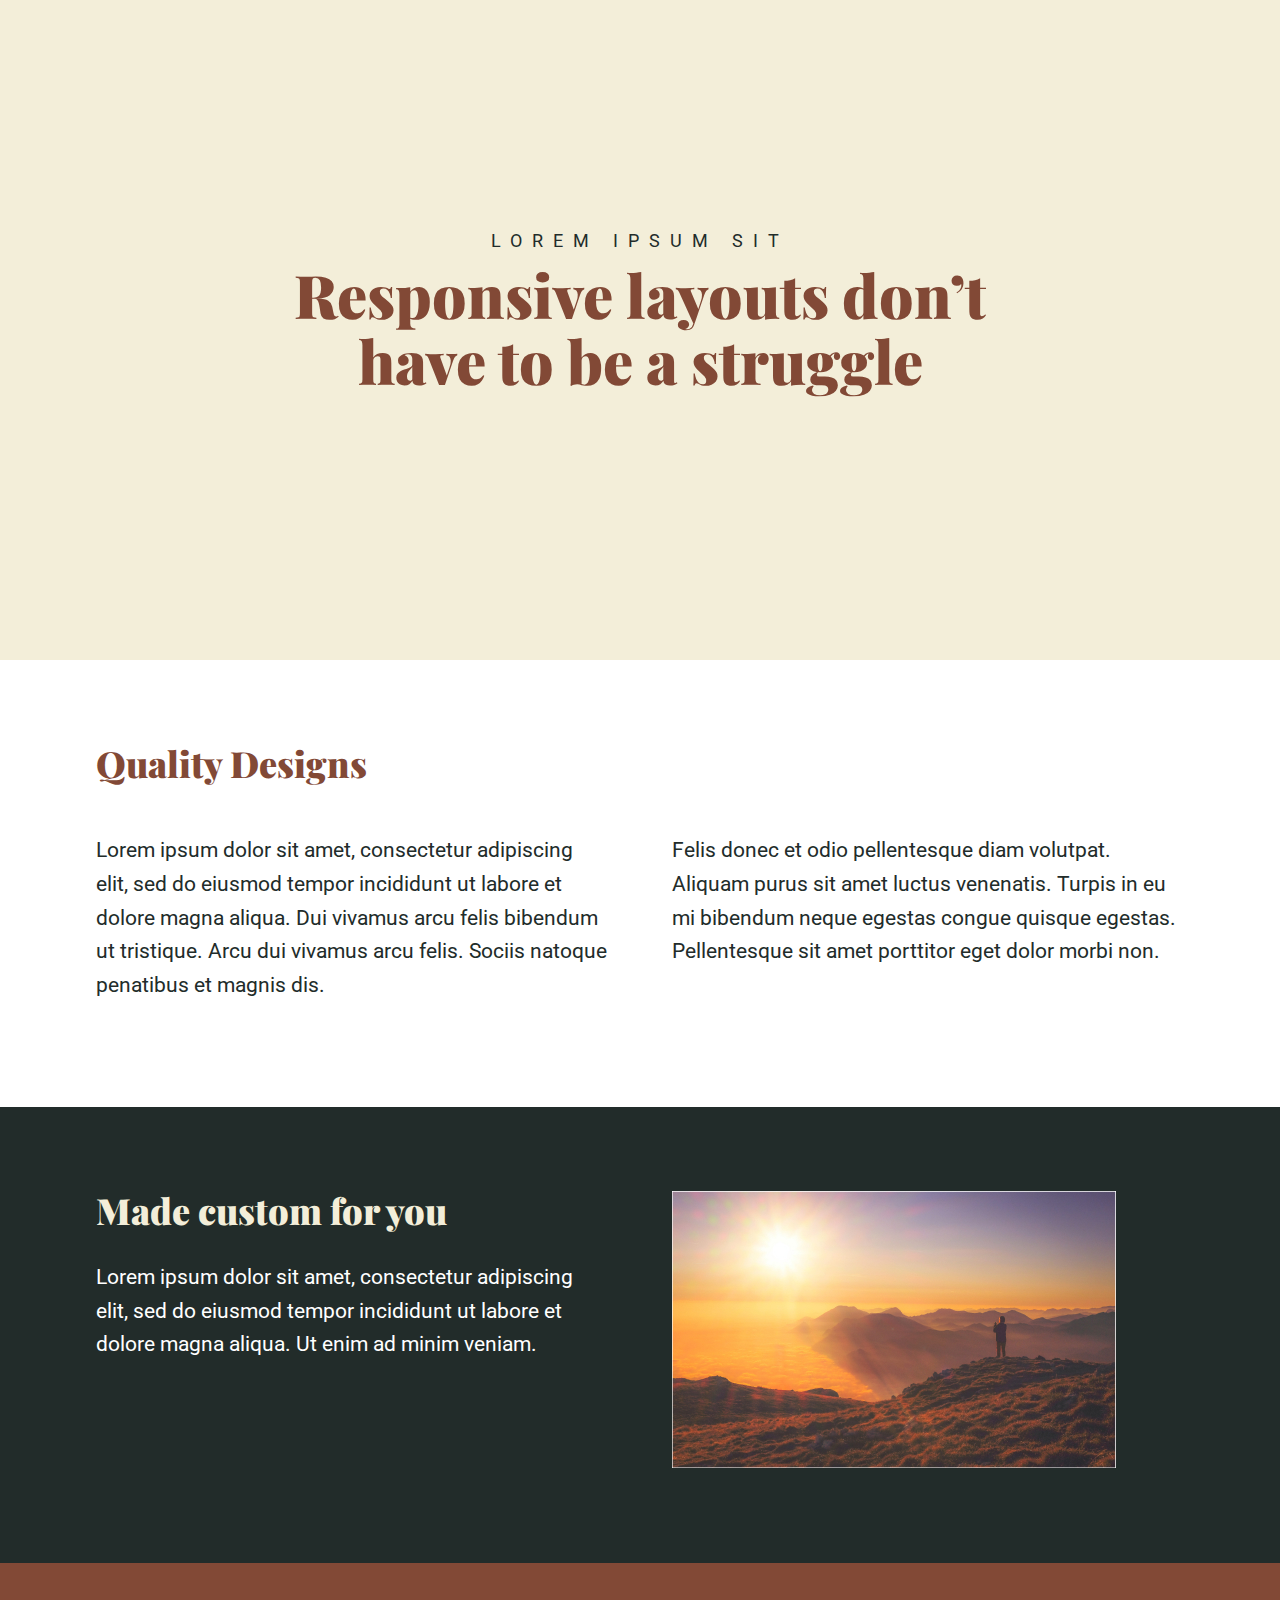
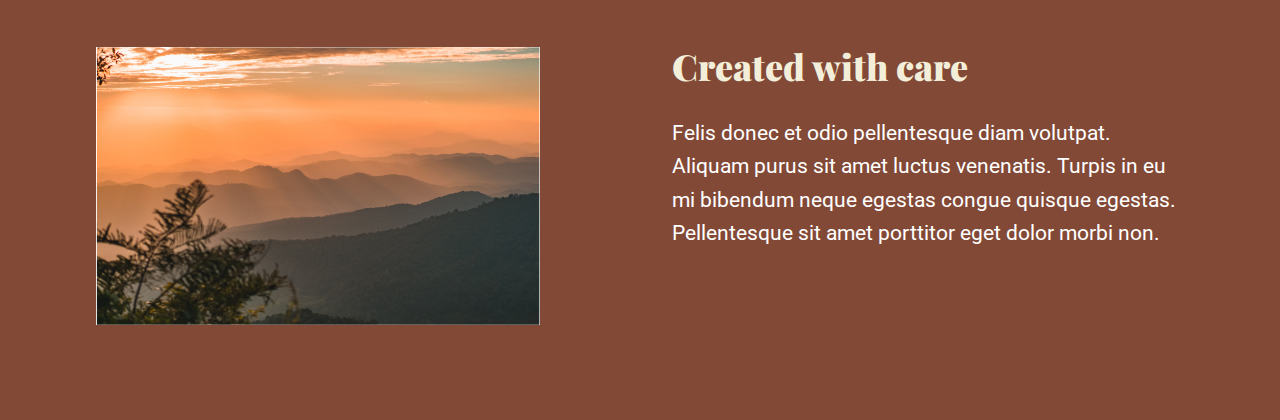
<file: flexbox_challenge_4/kevin solution/index.html>
<!-- MOBILE FIRST -->
<!DOCTYPE html>
<html lang="en">
<head>
    <meta charset="UTF-8">
    <meta name="viewport" content="width=device-width, initial-scale=1.0">
    <title>kevin solution || flexbox challenge 4</title>
    <link rel="preconnect" href="https://fonts.googleapis.com" />
    <link rel="preconnect" href="https://fonts.gstatic.com" crossorigin />
    <link
      href="https://fonts.googleapis.com/css2?family=Playfair+Display:wght@900&family=Roboto:wght@300;400&display=swap"
      rel="stylesheet"
    />
    <link rel="stylesheet" href="style.css">
</head>
<body>
    <section class="intro">
        <div class="container">
            <p class="intro__text">lorem ipsum sit</p>
            <h1 class="intro__title">Responsive layouts don’t <br> have to be a struggle
                </h1>
        </div>
    </section>

    <section class="section-two">
        <div class="container">
            <h2 class="section-title section-title--dark">Quality Designs</h2>
            <div class="row">
                <div class="col">
                    <p>Lorem ipsum dolor sit amet, consectetur adipiscing elit, sed do eiusmod tempor incididunt ut labore et dolore magna aliqua. Dui vivamus arcu felis bibendum ut tristique. Arcu dui vivamus arcu felis. Sociis natoque penatibus et magnis dis. </p>
                </div>
                <div class="col">
                    <p>Felis donec et odio pellentesque diam volutpat. Aliquam purus sit amet luctus venenatis. Turpis in eu mi bibendum neque egestas congue quisque egestas. Pellentesque sit amet porttitor eget dolor morbi non.</p>
                </div>
            </div>
        </div>
    </section>

    <section class="section-three">
        <div class="container row">
            <div class="col">
                <h2 class="section-title">Made custom for you</h2>
                <p>Lorem ipsum dolor sit amet, consectetur adipiscing elit, sed do eiusmod tempor incididunt ut labore et dolore magna aliqua. Ut enim ad minim veniam.</p>
            </div>
            <div class="col">
                <img src="/flexbox_challenge_4/image-01.jpg" alt="a sunset over a mountain range">
            </div>
        </div>
    </section>

    <section class="section-four">
        <div class="container row">
            <div class="col">
                <img src="/flexbox_challenge_4/image-02.jpg" alt="a sunset over a mountain range with tree branches in the foreground">
            </div>
            <div class="col">
                <h2 class="section-title">Created with care</h2>
                <p>Felis donec et odio pellentesque diam volutpat. Aliquam purus sit amet luctus venenatis. Turpis in eu mi bibendum neque egestas congue quisque egestas. Pellentesque sit amet porttitor eget dolor morbi non.</p>
            </div>
        </div>
    </section>
</body>
</html>
</file>
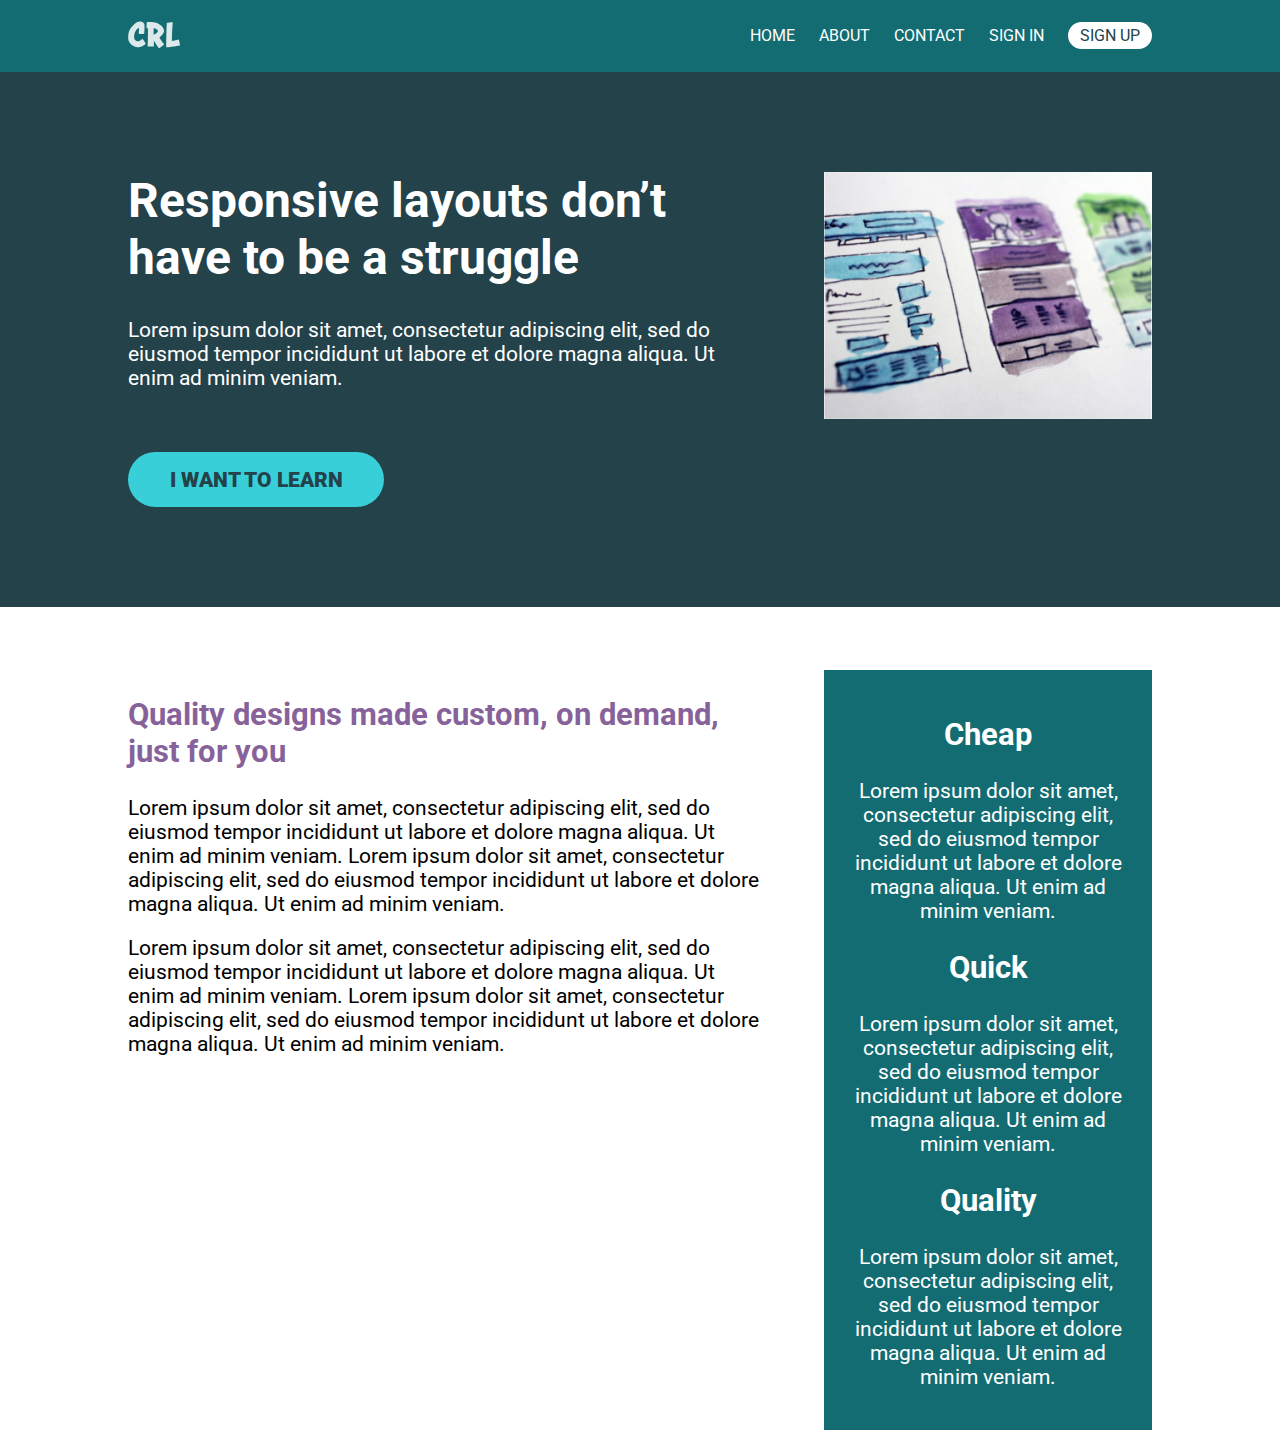
<file: nav_challenge/kevin solution/index.html>
<!DOCTYPE html>
<html lang="en">
<head>
    <meta charset="UTF-8">
    <meta name="viewport" content="width=device-width, initial-scale=1.0">
    <title>Conquering Responsive Layouts</title>
    <link href="https://fonts.googleapis.com/css2?family=Roboto:wght@400;900&display=swap" rel="stylesheet"> 
    <link rel="stylesheet" href="style.css">
</head>
<body>
    <header> 
        <div class="container row">
            <button class="nav-toggle" aria-label="open navigation">
                <span class="hamburger"></span>
            </button>
            <a class="logo" href="#">
                <img src="img/logo.svg" alt="conquering responsive layouts">
            </a>
            <nav class="nav">
                <ul class="nav__list nav__list--primary">
                    <li class="nav__item"><a href="#" class="nav__link">Home</a></li>
                    <li class="nav__item"><a href="#" class="nav__link">About</a></li>
                    <li class="nav__item"><a href="#" class="nav__link">Contact</a></li>
                </ul>
                <ul class="nav__list nav__list--secondary">
                    <li class="nav__item"><a href="#" class="nav__link">Sign In</a></li>
                    <li class="nav__item"><a href="#" class="nav__link nav__link--button">Sign up</a></li>
                </ul>
            </nav>
        </div>
    </header>
    
    <section class="hero">
        <div class="container row">
            <div class="hero__text">
                <h1>Responsive layouts don’t have to be a struggle</h1>
                <p>Lorem ipsum dolor sit amet, consectetur adipiscing elit, sed do eiusmod tempor incididunt ut labore et dolore magna aliqua. Ut enim ad minim veniam.</p>
                <a href="#" class="btn">I want to learn</a>
            </div>
            <img src="img/hero-img.jpg" alt="UX design sketches" class="hero__img">
        </div>
    </section> 

    <main class="main container row">
            <section class="primary-content">
                <h2 class="section-title">Quality designs made custom, on demand, just for you</h2>
                <p>Lorem ipsum dolor sit amet, consectetur adipiscing elit, sed do eiusmod tempor incididunt ut labore et dolore magna aliqua. Ut enim ad minim veniam. Lorem ipsum dolor sit amet, consectetur adipiscing elit, sed do eiusmod tempor incididunt ut labore et dolore magna aliqua. Ut enim ad minim veniam.</p>
                <p>Lorem ipsum dolor sit amet, consectetur adipiscing elit, sed do eiusmod tempor incididunt ut labore et dolore magna aliqua. Ut enim ad minim veniam. Lorem ipsum dolor sit amet, consectetur adipiscing elit, sed do eiusmod tempor incididunt ut labore et dolore magna aliqua. Ut enim ad minim veniam.</p>
            </section>
            <aside class="sidebar">
                <h2 class="sidebar-title">Cheap</h2>
                <p>Lorem ipsum dolor sit amet, consectetur adipiscing elit, sed do eiusmod tempor incididunt ut labore et dolore magna aliqua. Ut enim ad minim veniam.</p>

                <h2 class="sidebar-title">Quick</h2>
                <p>Lorem ipsum dolor sit amet, consectetur adipiscing elit, sed do eiusmod tempor incididunt ut labore et dolore magna aliqua. Ut enim ad minim veniam.</p>

                <h2 class="sidebar-title">Quality</h2>
                <p>Lorem ipsum dolor sit amet, consectetur adipiscing elit, sed do eiusmod tempor incididunt ut labore et dolore magna aliqua. Ut enim ad minim veniam.</p>
            </aside>
    </main>

    <script src="main.js"></script>

</body>
</html>
</file>
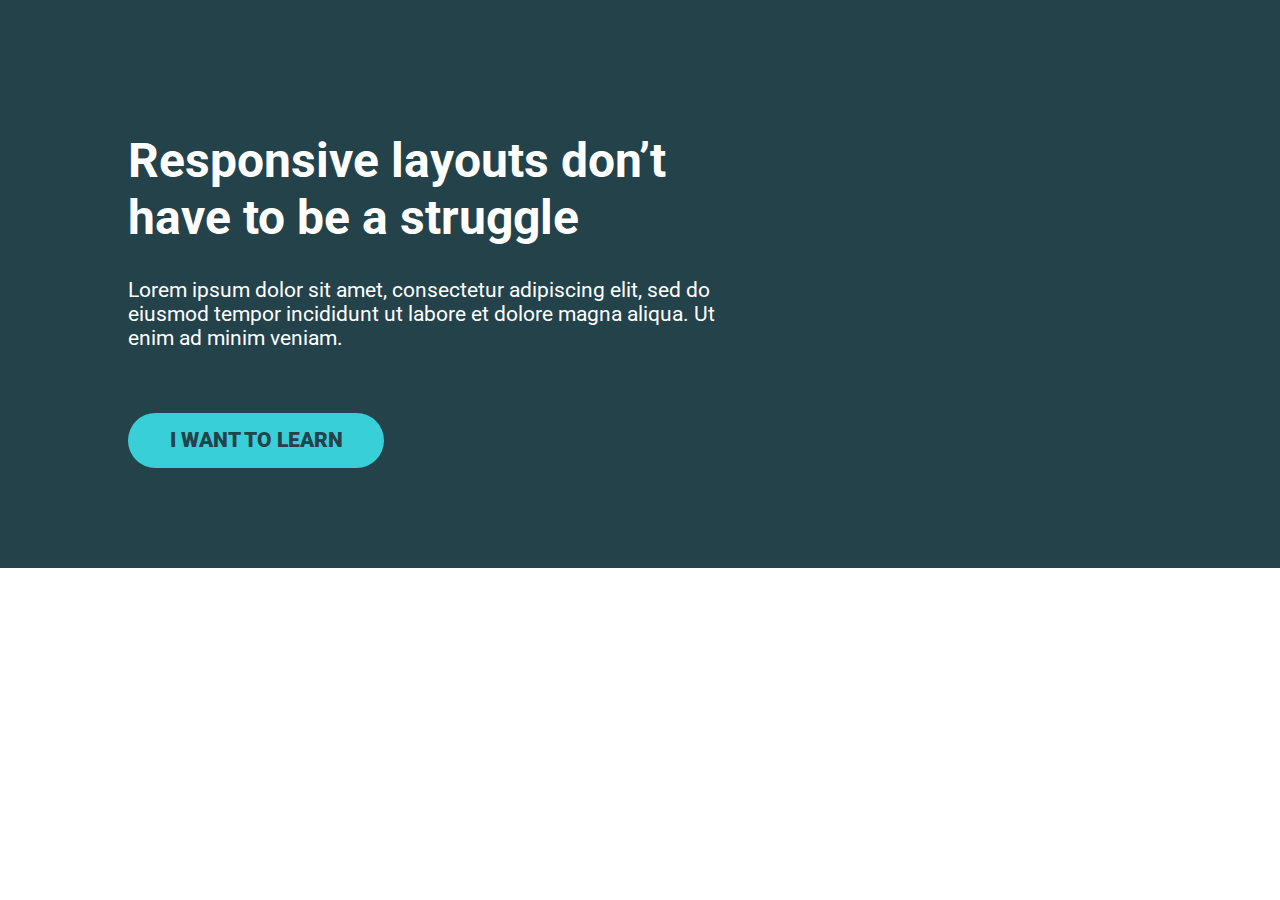
<file: challenge03/kevin_powell_solution/kevin_solution.html>
<!DOCTYPE html>
<html lang="en">
  <head>
    <meta charset="UTF-8" />
    <meta name="viewport" content="width=device-width, initial-scale=1.0" />
    <title>Kevin Powell Solution on Challenge03</title>
    <link
      href="https://fonts.googleapis.com/css2?family=Roboto:wght@400;900&display=swap"
      rel="stylesheet"
    />
    <link
      rel="stylesheet"
      href="/challenge03/kevin_powell_solution/kevin_solution.css"
    />
  </head>
  <body>
    <div class="hero">
      <div class="container">
        <div class="hero__text">
          <h1>Responsive layouts don’t have to be a struggle</h1>
          <p>
            Lorem ipsum dolor sit amet, consectetur adipiscing elit, sed do
            eiusmod tempor incididunt ut labore et dolore magna aliqua. Ut enim
            ad minim veniam.
          </p>
          <a href="#" class="btn">I want to learn</a>
        </div>
      </div>
    </div>
  </body>
</html>
</file>
<file: challenge01/style.css>
/* INSTRUCTIONS
 *
 * 1) Limit the total width of
 *    the .intro-conent to about half
 *    of it's parent
 *
 * 2) Stop the text from overflowing
 *    out the bottom at small screen
 *    widths
 *
 * You may modify the HTML if needed
 *
 */

* {
  box-sizing: border-box;
}

body {
  margin: 0;
  font-family: sans-serif;
}

.container {
  background: #23424a;
  color: white;

  width: 50%;
  max-width: 750px;
  margin: 0 auto;

  padding: 2em;
}

.intro-content {
  width: 50%;
}
</file>
<file: challenge02/style.css>
/* INSTRUCTIONS
 *
 * 1) Keep the text inside .intro-content
 *    in the same place, but have the background
 *    extend from one side of the viewport
 *    to the other, no matter how wide or narrow
 *    the browser is.
 *
 * 2) Limit the maximum width of the text in the
 *    bottom area.
 *
 * You may modify the HTML if needed
 * (you probably should for this challenge)
 *
 */

* {
  box-sizing: border-box;
}

body {
  margin: 0;
  font-family: sans-serif;
}

.container {
  width: 100%;

  background: #23424a;
  color: white;
  padding: 50px 0;
}

.intro-content {
  max-width: 750px;
  margin: 0 auto;
  width: 50%;
}
</file>
<file: challenge03/style.css>
@import url("https://fonts.googleapis.com/css2?family=Roboto:wght@400;700;900&display=swap");

/*   *********MY FIRST SOLUTION**********

:root {
  --clr-primary-font-color: #23424a;
  --clr-secondary-bgcolor: #136c72;
  --clr-accent: #38cfd9;

  --fs-primary-400: 21px;
  --fs-secondary-900: 48px;

  --fw-regular-400: 400;
  --fw-bold-700: 700;
  --fw-black-900: 900;
}

* {
  padding: 0;
  margin: 0;
  box-sizing: border-box;
}

body {
  font-family: "Roboto", sans-serif;
}


h1 {
  font-size: var(--fs-secondary-900);
  font-weight: var(--fw-black-900);
  margin-bottom: 0.5em;
}

.container {
  background-color: var(--clr-secondary-bgcolor);
  color: white;
  min-height: 70vh;
}

.content {
  width: 55%;
  padding: 5em 4em;
}

.desc {
  font-size: var(--fs-primary-400);
  font-weight: var(--fw-regular-400);
  line-height: 1.5;
  margin-bottom: 2em;
}

.button {
  background-color: var(--clr-accent);
  padding: 1em 2.5em;
  border-radius: 100vw;
  font-size: var(--fw-bold-700);
  font-weight: 700;
  text-decoration: none;
  color: var(--clr-primary-font-color);
  text-transform: uppercase;
  cursor: pointer;
  border: none;
  outline: none;
} */

/* SECOND SOLUTION BY THE HELP OF KEVIN POWELL'S SOLUTION */
*,
*::before,
*::after {
  box-sizing: border-box;
}

body {
  margin: 0;
  font-family: "Roboto", sans-serif;
  font-size: 1.3rem;
}

h1 {
  font-size: 3rem;
}

.container {
  width: 80%;
  max-width: 1100px;
  margin: 0 auto;
}

.hero {
  background-color: #23424a;
  color: white;
  padding: 100px 0;
}

.hero__text {
  width: 60%;
}

.hero p {
  margin-bottom: 3rem;
}

.btn {
  display: inline-block;
  text-decoration: none;
  text-transform: uppercase;
  color: #23424a;
  background-color: #38cfd9;
  padding: 0.75em 2em;
  border-radius: 100px;
  font-style: 900;
}

.btn:hover,
.btn:focus {
  opacity: 0.75;
}
</file>
<file: final_challenge/style.css>
/* || FONTS */
@import url('https://fonts.googleapis.com/css2?family=Montserrat&family=Oswald:wght@700&display=swap');

/* || VARIABLES */
:root{
    /* colors */
    --clr-primary-900: #2E323F;
    --clr-secondary-800: #3B4050;
    --clr-neutral-700: #6F737F;
    --clr-neutral-600: #A59678;
    --clr-neutral-100: #FFFFFF;
    
    /* font family */
    --ff-primary: 'Montserrat', sans-serif;
    --ff-secondary: 'Oswald', sans-serif;

    /* font size */
    --fs-100: 1rem;
    --fs-200: 1.125rem;
    --fs-300: 1.3125rem;
    --fs-400: 1.5rem;
    --fs-500: 1.875rem;
    --fs-600: 6rem;

    /* font weight */
    --fw-100: 400;
    --fw-200: 700;
}

/* || RESET */
*, *::before, *::after{
    box-sizing: border-box;
}

*{
    /* margin: 0; */
    padding: 0;
}

/* || GLOBAL SYTLE */
body{
    margin: 0;
    font-family: var(--ff-primary);
    font-size: var(--fs-100);
}

.container{
    width: 80%;
    max-width: 1200px;
    margin: 0 auto;
    position: relative;
}

li{
    list-style-type: none;
}

img{
    max-width: 100%;

    /* width: 100px; */
}

header{
    background-color: var(--clr-primary-900);
    text-align: center;
    padding: 1em 0;
}

.navbar-toggle{
    padding: .35em;
    background-color: black;
    border-radius: 5px;
    color: yellow;
    border: none;
    position: absolute;
    top: 0;
    left: 0;
    cursor: pointer;
}

.navbar-toggle:hover, .navbar-toggle:focus{
    opacity: 0.7;
}

.navbar{
    font-family: var(--ff-secondary);
    text-transform: uppercase;
    font-size: var(--fs-200);
    visibility: hidden;
    height: 0;
    display: flex;
    align-items: center;
    flex-direction: column;
}

.navbar--visible{
    visibility: visible;
    height: auto;
    position: relative;
}

.navbar__item{
    margin-top: .75em;
}

.navbar__item:hover, .navbar__item:focus{
    opacity: 0.5;
}

.navbar__link{
    color: var(--clr-neutral-100);
    text-decoration: none;
}


.hero{
    background-color: var(--clr-secondary-800);
    min-height: 600px;
    /* padding: 2em 0;   */
    text-align: center;
    display: flex;
    justify-content: center;
    align-items: center;
}

.hero h1 {
    font-size: clamp(2.25rem, 7vw, var(--fs-600));
    font-family: var(--ff-secondary);
    color: var(--clr-neutral-100);
    font-weight: var(--fw-200);
    line-height: 1.2;
}

.hero span{
    color: var(--clr-neutral-600);
}

.hero p{
    color: var(--clr-neutral-100);
    margin-top: 1em;
    line-height: 1.8;
}

.hero__btn{
    border: none;
    background-color: var(--clr-neutral-600);
    padding: 0.75em 2em;
    border-radius: 100px;
    display: inline-block;
    margin-top: 2em;
    text-transform: uppercase;
    color: var(--clr-neutral-100);
    font-size: var(--fs-200);
    font-weight: var(--fw-200);
}

.hero__btn:hover, .hero__btn:focus{
    opacity: 0.7;
}

.section1 {
    background-color: #f1f1f1;
    padding: 3em 0;
}

.section1 div{
    margin-bottom: 2em;
}

.section1 h2{
    color: var(--clr-neutral-600);
    font-family: var(--ff-secondary);
    font-size: var(--fs-400);
    margin-bottom: 0.5em;
}

.section1 p{
    line-height: 1.6;
}

.section2 {
    padding: 3em 0;
}

.section-content{
    margin-bottom: 3em;
}

.section2__title{
    color: var(--clr-neutral-600);
    font-family: var(--ff-secondary);
    font-size: var(--fs-400);
}

.section2 p{
    line-height: 1.6;
}




.sidebar{
    text-align: center;
    color: var(--clr-neutral-100);
}

.sidebar div{
    background-color: var(--clr-secondary-800);
    padding: 1em 2em;
    margin-bottom: 1em;
}

.sidebar h3{
    margin-top: 0;
    font-family: var(--ff-secondary);
    font-size: var(--fs-300);
}

.footer{
    background-color: var(--clr-secondary-800);
    padding: 3em 0;
    color: var(--clr-neutral-100);
    line-height: 1.5;
}

.footer__title{
    font-family: var(--ff-secondary);
    font-size: clamp(2rem, 5vw, var(--fs-600));
}

.footer h3{
    color: var(--clr-neutral-600);
    font-family: var(--ff-secondary);
    font-size: var(--fs-300);
    margin-bottom: 0;
}

.footer__item:hover, .footer__item:focus{
    opacity: 0.7;
}

.footer__link{
    color: white;
    text-decoration: none;

}

/* MEDIUM - 700px => em */
@media (min-width: 43.75em){
    /* .row{
        display: flex;
        justify-content: space-between;
    }*/

    .section2_image{
        /* border: 1px solid red; */
        height: 300px;
    }

    .section2_image img{
        width: 100%;
        max-height: 100%;
        object-fit: cover;
    }

    .sidebar{
        display: flex;
        gap: 0.75em;
        font-size: 0.75rem;
        padding: 0.125em;
    }

    .sidebar h3 {
        font-size: var(--fs-100);
    }
}

/* LARGE - 1000px => em */
@media (min-width: 62.5em){
    .row{
        display: flex;
        justify-content: space-between;
    }

    .navbar-toggle{
        display: none;
    }

    .navbar{
        visibility: visible;
        height: auto;
        display: flex;
        flex-direction: row;
        justify-content: flex-end;
        position: relative;
    }

    .navbar__list{
        display: flex;
        margin: 0;
    }

    .navbar__item{
        margin: 0 0 0 0.75em
    }

    .navbar__list--primary{
        margin-right: 2em;
    }

    .hero{
        height: 100vh;
    }

    .hero__text-content{
        display: flex;
    }

    .hero h1{
        text-align: left;
        margin-bottom: 0;
        margin-top: 0;
    }

    .hero div{
        text-align: left;
        align-items: flex-end;
        font-size: var(--fs-300);
    }

    .hero p{
        margin-bottom: 0;
    }

    .section1{
        text-align: center;
        margin-bottom: unset;
        padding: 5em 0;
    }

    .section1__text-content{
        gap: 4em;
    }

    .section2{
        gap: 10em
    }

    .section-content{
        width: 62%;
    }

    .sidebar{
        width: 28%;
        /* height: 50%; */
        flex-direction: column;
        gap: 0.75em;
    }

    .sidebar div{
        margin-bottom: 0;
    }

    .--hidden{
        visibility: hidden;
     }

    .section2__title{
        margin-top: 0;
    }

    .footer__title{
        text-align: center;
    }

    .footer__content div{
        margin-left: 2em;
    }

    .footer__content div:nth-child(1){
        margin-left: 0;
        width: 50%;
    }

    .footer__content div:nth-child(2), .footer__content div:nth-child(3), .footer__content div:nth-child(4){
        width: 16%;
    }

    .footer__item{
        margin-top: 1.5em;
    }

  
}
</file>
<file: flexbox-challenge-4/style.css>
/* 
font-family: 'Playfair Display', serif;
font-family: 'Roboto', sans-serif;
*/

:root {
  --clr-primary-200: #f3eed9;
  --clr-primary-500: #824936;
  --clr-primary-900: #222c2a;

  --ff-primary: "Roboto", sans-serif;
  --ff-secondary: "Playfair Display", serif;

  --fs-100: 1.125rem;
  --fs-200: 1.3125rem;
  --fs-400: 2.25rem;
  --fs-500: 3.75rem;
}

body {
  margin: 0;
  font-family: var(--ff-primary);
  margin: auto;
}

img {
  outline: none;
  border: 0;
  width: 100%;
  vertical-align: top;
}

/* || UTILITIES */
.container {
  width: 80%;
  max-width: 1128px;
  margin: 0 auto;
}

.row {
  display: flex;
  justify-content: space-between;
}

.gap {
  gap: 4em;
}

/* || GLOBAL STYLE */

.first-section,
.second-section,
.third-section {
  padding: 100px 0;
}

.second-section h2,
.third-section h2 {
  margin-top: 0;
}

.first-section__text-content p,
.second-section__text-content p,
.third-section__text-content p {
  line-height: 1.8;
}

.hero-section h1,
.first-section__text-content p,
.second-section__text-content--inside,
.second-section__image,
.third-section__text-content--inside,
.third-section__image {
  width: 50%;
}

.hero-section {
  background-color: var(--clr-primary-200);
  padding: 2em 0;
  min-height: 660px;
  text-align: center;
  flex-direction: column;
  justify-content: center;
  align-items: center;
}

.hero-section h1 {
  font-size: var(--fs-500);
  font-family: var(--ff-secondary);
  color: var(--clr-primary-500);
  margin-top: 5px;
}

.hero-section p {
  text-transform: uppercase;
  letter-spacing: 7px;
  font-weight: 100;
}

.first-section h2 {
  text-align: center;
  font-family: var(--ff-secondary);
  color: var(--clr-primary-500);
  font-size: var(--fs-400);
}

.first-section__text-content p {
  color: var(--clr-primary-900);
}

.second-section {
  background-color: var(--clr-primary-900);
  width: 100%;
  color: white;
}

.second-section__text-content h2 {
  font-family: var(--ff-secondary);
  font-size: var(--fs-400);
}

.third-section {
  background-color: var(--clr-primary-500);
  color: white;
}

.third-section__text-content h2 {
  font-family: var(--ff-secondary);
  font-size: var(--fs-400);
}
</file>
<file: flexbox_challenge_1/style.css>
*,
*::before,
*::after {
  box-sizing: border-box;
}

body {
  margin: 0;
  font-family: "Roboto", sans-serif;
  font-size: 1.3rem;
}

h1 {
  font-size: 3rem;
}

.hero {
  background-color: #23424a;
  color: white;
  padding: 100px 0;
}

.container {
  width: 80%;
  margin: 0 auto;
  max-width: 1100px;
}

.hero__text {
  width: 60%;
}

.hero p {
  margin-bottom: 3rem;
}

.btn {
  display: inline-block;
  text-decoration: none;
  background-color: #38cfd9;
  color: #23424a;
  text-transform: uppercase;
  padding: 0.75em 2em;
  border-radius: 100px;
  font-weight: 700;
}

.btn:hover,
.btn:focus {
  opacity: 0.75;
}

.flex {
  display: flex;
  gap: 1em;
  padding: 3em 0;
}

.flex-items {
  width: 100%;
  text-align: center;
}

.flex-items h1 {
  font-size: 2.25rem;
  color: #87629a;
}

.flex-items p {
  color: #3a3a3a;
  vertical-align: super;
}

.flexbg {
  background-color: #136c72;
  color: white;
  padding: 3em 0;
  text-align: center;
}

.flexbg-row {
  display: flex;
  gap: 1em;
}

.flexbg h1 {
  font-size: 2.25rem;
}
</file>
<file: flexbox_challenge_2/style.css>
/* 
////// For this challenge ///////

- All text is in the text.md file

// Requirements
1. Refer to the design specs for the
   overall layout 
2. The image should line up with
   the sidebar in the section
   below

*/

*,
*::before,
*::after {
  box-sizing: border-box;
}

/* || util */
.--text-width {
  width: 62%;
}

.--lh {
  line-height: 1.5;
}

/* || global styles */
body {
  margin: 0;
  font-family: "Roboto", sans-serif;
  font-size: 1.3rem;
}

img {
  max-width: 100%;
}

h1 {
  font-size: 3rem;
  margin-top: 0;
}

.container {
  width: 80%;
  max-width: 1100px;
  margin: 0 auto;
}

.row {
  /* display: flex => flex container */
  display: flex;
  gap: 2em;
  /* justify-content: flex-end; */

  /* can't use yet */
  /* gap: 100px; */
}

.col {
  /* these are now flex items */
  width: 100%;
}

.col + .col {
  margin-left: 30px;
}

.hero {
  padding: 100px 0;
  background-color: #23424a;
  color: #fff;
}

/* .hero__text {
  width: 62%;
} */

.hero__img {
  width: 40%;
  /* margin-left: 0.75em; */
  /* gap: 1em; */
  /* width: 100%; */
  /* align-self: flex-start; */
}

.hero p {
  margin-bottom: 3em;
}

.btn {
  display: inline-block;
  text-decoration: none;
  text-transform: uppercase;
  color: #23424a;
  font-weight: 900;
  background-color: #38cfd9;
  padding: 0.75em 2em;
  border-radius: 100px;
}

.btn:hover,
.btn:focus {
  opacity: 0.75;
}

.bottom-section {
  padding: 3em 0;
}

.bottom-section__text h1 {
  font-size: 2.25rem;
  color: #136c72;
}

.left-side-flex {
  width: 40%;
  background-color: #136c72;
  color: white;
  padding: 2em 1em;
  text-align: center;
}

.left-side-flex h1 {
  font-size: 2.25rem;
}

.flex-item + .flex-item {
  margin-top: 4em;
}
</file>
<file: nav_challenge/style.css>
/* Challenge

   Make the navigation layout work
   on both mobile and large screens.

   Mobile-first, so mobile styles first,
   then add the large screen styles
   inside the existing media query

*/

*, *::before, *::after {
    box-sizing: border-box;
}

body {
    margin: 0;
    font-family: 'Roboto', sans-serif;
    font-size: 1.3rem;
}

img {
    max-width: 100%;
}

h1 {
    font-size: 3rem;
    margin-top: 0;
}

.section-title {
    color: #87629A;
}

.btn {
    display: inline-block;
    text-decoration: none;
    text-transform: uppercase; 
    color: #23424A;
    font-weight: 900;
    background-color: #38CFD9;
    padding: .75em 2em;
    border-radius: 100px;
}

.btn:hover,
.btn:focus {
    opacity: .75; 
}

.container {
    width: 80%;
    max-width: 1100px;
    margin: 0 auto;
    /* added for nav-toggle positioning */
    position: relative;
}

header {
    background: #136c72;
    padding: 1em 0;
    text-align: center;
}
 ul{
    padding: 0;
 }

.nav {
    width: 100%;
}

.nav__link{
    color: white;
    text-decoration: none;
    text-transform: uppercase;
    font-weight: 700;
}

.nav__link--button{
    background-color: white;
    color: #136c72;
    padding: 0.5em 1em;
    border-radius: 100vw;
}

.nav__item{
    list-style-type: none;
}

.nav__list{
    display: flex;
  flex-direction: column;
  gap: 1em;

} 



.nav-toggle {
    cursor: pointer;
    border: 0;
    width: 3em;
    height: 3em;
    padding: 0em;
    border-radius: 50%;
    background: #072A2D;
    color: white;
    transition: opacity 250ms ease;
    
    position: absolute;
    left: 0;
}

.nav-toggle:focus,
.nav-toggle:hover {
    opacity: .75;
}

.hamburger {
    width: 50%;
    position: relative;
}

.hamburger,
.hamburger::before,
.hamburger::after {
    display: block;
    margin: 0 auto;
    height: 3px;
    background: white;
}

.hamburger::before,
.hamburger::after {
    content: '';
    width: 100%;
}

.hamburger::before {
    transform: translateY(-6px);
}

.hamburger::after {
    transform: translateY(3px);
}

/* made changes here from video
   to make it more accessible.
   
   Works the same :) */
.nav {
    visibility: hidden;
    height: 0;
    position: absolute;
    display: flex;
    flex-direction: column;
    justify-content: flex-end;
    align-items: center;
}

.nav--visible {
    visibility: visible;
    height: auto;
    position: relative;
   
} 


.logo {

    /* TANGINAAAA NUNGGG HEIGHTTT PUTAAA */
    display: flex;
    justify-content: center;
}


.hero {
    padding: 100px 0;
    background-color: #23424A;
    color: #FFF;
}

.hero__img {
    margin-top: 2em;
}


.hero p {
    margin-bottom: 3em;
}

.main {
    margin-top: 3em;
}


.sidebar {
    padding: 1em;
    text-align: center;
    color: #fff;
    background-color: #136c72;

}



@media (min-width: 800px) {

    
    .nav-toggle {
        display: none;
    }

    .nav {
        visibility: visible;
        display: flex;
        height: auto;
        position: relative;
        flex-direction: row;
        margin: 0;
        gap: 1em;
    }

    .nav__list--primary, .nav__list--secondary{
        display: flex;
        gap: 1em;
        flex-direction: row;
    }

    .row {
        display: flex;
        justify-content: space-between;

    }

    .hero__text {
        width: 62%;
    }
    
    .hero__img {
        width: 32%;
        align-self: flex-start;
        margin: 0;
    }
    
    .primary-content {
        width: 62%;
    }

    .sidebar {
        width: 32%;
    }
    
    
}
</file>
<file: flexbox_challenge_3/nav-challenge/style.css>
/* 
////// For this challenge ///////

- All text is in the text.md file

// Requirements
   1. Get all the navigation items next to one another
   2. Add a space between all the items
*/

*,
*::before,
*::after {
  box-sizing: border-box;
}

body {
  margin: 0;
  font-family: "Roboto", sans-serif;
  font-size: 1.3rem;
}

img {
  max-width: 100%;
}

h1 {
  font-size: 3rem;
  margin-top: 0;
}

.section-title {
  color: #87629a;
}

.btn {
  display: inline-block;
  text-decoration: none;
  text-transform: uppercase;
  color: #23424a;
  font-weight: 900;
  background-color: #38cfd9;
  padding: 0.75em 2em;
  border-radius: 100px;
}

.btn:hover,
.btn:focus {
  opacity: 0.75;
}

.container {
  width: 80%;
  max-width: 1100px;
  margin: 0 auto;
}

.row {
  display: flex;
  justify-content: space-between;
}

.col {
  /* these are now flex items */
  width: 100%;
}

.col + .col {
  margin-left: 30px;
}

header {
  background: #136c72;
  padding: 0.5em 0;
}

.logo {
  margin-right: 1em;
  align-items: center;
}

.nav {
  display: flex;
  justify-content: space-between;
  flex-grow: 1;
}

.nav__list {
  margin: 0;
  padding: 0;
  list-style: none;
  display: flex;
  align-items: center;
}

.nav__list--primary {
  margin: 0 auto;
}

.nav__link {
  color: #fff;
  text-decoration: none;
  text-transform: uppercase;
}

.nav__link--button {
  background: #fff;
  color: #136c72;
  padding: 0.25em 1em;
  border-radius: 10em;
}

.nav__link:hover {
  opacity: 0.75;
}

.hero {
  padding: 100px 0;
  background-color: #23424a;
  color: #fff;
}

.hero__text {
  width: 62%;
}

.hero__img {
  width: 32%;
  align-self: flex-start;
}

.hero p {
  margin-bottom: 3em;
}

.main {
  margin-top: 3em;
}

.primary-content {
  width: 62%;
}

.sidebar {
  width: 32%;
  padding: 1em;
  text-align: center;
  color: #fff;
  background-color: #136c72;
}

.nav {
  /* width: 30%; */
}

.nav__list {
  display: flex;
  padding: 1em 0;
  gap: 1em;
}

@media (max-width: 600px){
  .row{
    display: block;
  }

  .hero__text, .hero__img, .primary-content, .sidebar{
    width: 100%
  }

  .hero__img{
    margin-top: 2em;
  }
}
</file>
<file: flexbox_challenge_4/kevin solution/style.css>
/* MOBILE FIRST */
*, *::before, *::after{
        box-sizing: border-box;
}

body{
    margin: 0;
    font-family: 'Roboto', sans-serif;
    font-size: 1.3125rem;
    line-height: 1.6;
    color: #222c2a;
}

img{
    max-width: 100%;
}

h1, h2{
    font-family: 'Playfair Display', serif;
    font-weight: 900;
     margin-top: 0;
     line-height: 1.1;
}

section{
    padding: 4em 0;
}

.container{
    width: 85%;
    margin: 0 auto;
    max-width: 1128px;
}

.section-title{
    font-size: 2.25rem;
    color: #f3eed9;
}

.section-title--dark{
    color: #824936;
}

.intro{
    background: #f3eed9;
    text-align: center;
    color: #824936;
    min-height: 660px;
    display: flex;
    align-items: center;
}

.intro__text{
    text-transform: uppercase;
    letter-spacing: 10px;
    font-size: 1.125rem;
    color: #222c2a;
    margin: 0 0 .25em;

}

.intro__title{
    font-size: 3rem;
}

.section-three{
    background-color: #222c2a;
    color: #fff;
}

.section-four{
    background-color: #824936;
    color: #fff
}

@media (min-width: 800px){
    .row{
        display: flex;
    }
    .col{
        width: 100%;
    }

    .col + .col{
        margin-left: 3em;
    }

    .intro__title{
        font-size: 3.75rem;
    }
}
</file>
<file: nav_challenge/kevin solution/style.css>
/* Challenge

   Make the navigation layout work
   on both mobile and large screens.

   Mobile-first, so mobile styles first,
   then add the large screen styles
   inside the existing media query

*/

*, *::before, *::after {
    box-sizing: border-box;
}

body {
    margin: 0;
    font-family: 'Roboto', sans-serif;
    font-size: 1.3rem;
}

img {
    max-width: 100%;
}

h1 {
    font-size: 3rem;
    margin-top: 0;
}

.section-title {
    color: #87629A;
}

.btn {
    display: inline-block;
    text-decoration: none;
    text-transform: uppercase; 
    color: #23424A;
    font-weight: 900;
    background-color: #38CFD9;
    padding: .75em 2em;
    border-radius: 100px;
}

.btn:hover,
.btn:focus {
    opacity: .75; 
}

.container {
    width: 80%;
    max-width: 1100px;
    margin: 0 auto;
    /* added for nav-toggle positioning */
    position: relative;
}

header {
    background: #136c72;
    padding: 1em 0;
    text-align: center;
}

.nav {
    width: 100%;
}



.nav-toggle {
    cursor: pointer;
    border: 0;
    width: 3em;
    height: 3em;
    padding: 0em;
    border-radius: 50%;
    background: #072A2D;
    color: white;
    transition: opacity 250ms ease;
    
    position: absolute;
    left: 0;
}

.nav-toggle:focus,
.nav-toggle:hover {
    opacity: .75;
}

.hamburger {
    width: 50%;
    position: relative;
}

.hamburger,
.hamburger::before,
.hamburger::after {
    display: block;
    margin: 0 auto;
    height: 3px;
    background: white;
}

.hamburger::before,
.hamburger::after {
    content: '';
    width: 100%;
}

.hamburger::before {
    transform: translateY(-6px);
}

.hamburger::after {
    transform: translateY(3px);
}

/* made changes here from video
   to make it more accessible.
   
   Works the same :) */
.nav {
    visibility: hidden;
    height: 0;
    position: absolute;
    font-size: 1rem;
}

.nav--visible {
    visibility: visible;
    height: auto;
    position: relative;
} 


.nav__list{
    margin: 0;
    padding: 0;
    list-style-type: none;
}

.nav__list--primary{
    margin-bottom: 2em;
}


.nav__item{
    margin-top: .75em;
}

.nav__link{
    color: white;
    text-transform: uppercase;
    text-decoration: none;
}

.nav__link--button{
    padding: .25em .75em;
    background-color: #fff;
    color: #23424A;
    border-radius: 100px;
}

.nav__link:hover, .nav__link:focus{
    opacity: .5;
}



.logo {
    height: 30px;
}


.hero {
    padding: 100px 0;
    background-color: #23424A;
    color: #FFF;
}

.hero__img {
    margin-top: 2em;
}


.hero p {
    margin-bottom: 3em;
}

.main {
    margin-top: 3em;
}


.sidebar {
    padding: 1em;
    text-align: center;
    color: #fff;
    background-color: #136c72;

}



@media (min-width: 800px) {

    
    .nav-toggle {
        display: none;
    }

    .nav {
        visibility: visible;
        display: flex;
        align-items: center;
        justify-content: flex-end;
        height: auto;
        position: relative;
    }

    .nav__list{
        display: flex;
        margin: 0;
    }

    .nav__item{
        margin: 0 0 0 1.5em;
    }

    .row {
        display: flex;
        justify-content: space-between;

    }

    .hero__text {
        width: 62%;
    }
    
    .hero__img {
        width: 32%;
        align-self: flex-start;
        margin: 0;
    }
    
    .primary-content {
        width: 62%;
    }

    .sidebar {
        width: 32%;
    }
    
    
}
</file>
<file: challenge03/kevin_powell_solution/kevin_solution.css>
*,
*::before,
*::after {
  box-sizing: border-box;
}

body {
  margin: 0;
  font-family: "Roboto", sans-serif;
  font-size: 1.3rem;
}

h1 {
  font-size: 3rem;
}

.container {
  width: 80%;
  max-width: 1100px;
  margin: 0 auto;
}

.hero {
  padding: 100px 0;
  background-color: #23424a;
  color: #fff;
}

.hero__text {
  width: 60%;
}

.hero p {
  margin-bottom: 3em;
}

.btn {
  display: inline-block;
  text-decoration: none;
  text-transform: uppercase;
  color: #23424a;
  font-weight: 900;
  background-color: #38cfd9;
  padding: 0.75em 2em;
  border-radius: 100px;
}

.btn:hover,
.btn:focus {
  opacity: 0.75;
}
</file>
